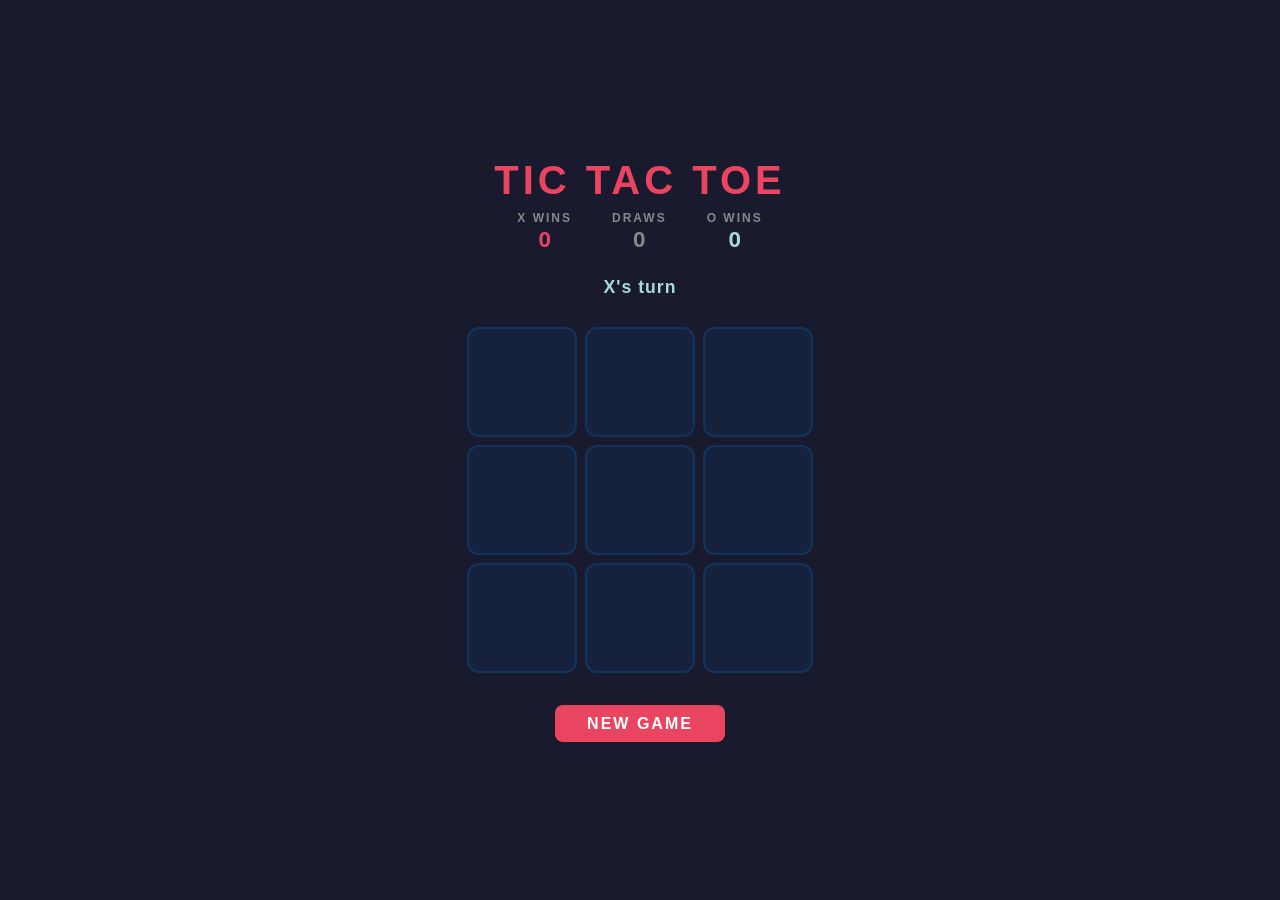
<file: index.html>
<!DOCTYPE html>
<html lang="en">
<head>
  <meta charset="UTF-8">
  <meta name="viewport" content="width=device-width, initial-scale=1.0">
  <title>Tic Tac Toe</title>
  <style>
    * { box-sizing: border-box; margin: 0; padding: 0; }

    body {
      min-height: 100vh;
      display: flex;
      flex-direction: column;
      align-items: center;
      justify-content: center;
      background: #1a1a2e;
      font-family: 'Segoe UI', sans-serif;
      color: #eee;
    }

    h1 {
      font-size: 2.5rem;
      margin-bottom: 0.5rem;
      letter-spacing: 4px;
      text-transform: uppercase;
      color: #e94560;
    }

    #status {
      font-size: 1.1rem;
      margin-bottom: 1.5rem;
      height: 1.5em;
      color: #a8dadc;
      font-weight: 600;
      letter-spacing: 1px;
    }

    #board {
      display: grid;
      grid-template-columns: repeat(3, 110px);
      grid-template-rows: repeat(3, 110px);
      gap: 8px;
    }

    .cell {
      background: #16213e;
      border-radius: 12px;
      display: flex;
      align-items: center;
      justify-content: center;
      font-size: 3rem;
      font-weight: bold;
      cursor: pointer;
      transition: background 0.15s, transform 0.1s;
      user-select: none;
      border: 2px solid #0f3460;
    }

    .cell:hover:not(.taken) {
      background: #0f3460;
      transform: scale(1.04);
    }

    .cell.x { color: #e94560; }
    .cell.o { color: #a8dadc; }

    .cell.winning {
      background: #0f3460;
      border-color: #e94560;
      animation: pulse 0.5s ease-in-out infinite alternate;
    }

    @keyframes pulse {
      from { box-shadow: 0 0 8px #e94560; }
      to   { box-shadow: 0 0 20px #e94560; }
    }

    #reset {
      margin-top: 2rem;
      padding: 0.6rem 2rem;
      font-size: 1rem;
      font-weight: 600;
      letter-spacing: 2px;
      text-transform: uppercase;
      background: #e94560;
      color: #fff;
      border: none;
      border-radius: 8px;
      cursor: pointer;
      transition: background 0.15s, transform 0.1s;
    }

    #reset:hover { background: #c73652; transform: scale(1.05); }

    #scores {
      display: flex;
      gap: 2.5rem;
      margin-bottom: 1.5rem;
      font-size: 1rem;
      font-weight: 600;
    }

    .score-box {
      display: flex;
      flex-direction: column;
      align-items: center;
      gap: 2px;
    }

    .score-label { font-size: 0.75rem; letter-spacing: 2px; color: #888; text-transform: uppercase; }
    .score-x { color: #e94560; font-size: 1.4rem; }
    .score-o { color: #a8dadc; font-size: 1.4rem; }
    .score-d { color: #888; font-size: 1.4rem; }
  </style>
</head>
<body>
  <h1>Tic Tac Toe</h1>

  <div id="scores">
    <div class="score-box">
      <span class="score-label">X wins</span>
      <span class="score-x" id="score-x">0</span>
    </div>
    <div class="score-box">
      <span class="score-label">Draws</span>
      <span class="score-d" id="score-d">0</span>
    </div>
    <div class="score-box">
      <span class="score-label">O wins</span>
      <span class="score-o" id="score-o">0</span>
    </div>
  </div>

  <div id="status">X's turn</div>

  <div id="board">
    <div class="cell" data-i="0"></div>
    <div class="cell" data-i="1"></div>
    <div class="cell" data-i="2"></div>
    <div class="cell" data-i="3"></div>
    <div class="cell" data-i="4"></div>
    <div class="cell" data-i="5"></div>
    <div class="cell" data-i="6"></div>
    <div class="cell" data-i="7"></div>
    <div class="cell" data-i="8"></div>
  </div>

  <button id="reset">New Game</button>

  <script>
    const WINS = [
      [0,1,2],[3,4,5],[6,7,8],
      [0,3,6],[1,4,7],[2,5,8],
      [0,4,8],[2,4,6]
    ];

    let board, current, over;
    const scores = { X: 0, O: 0, D: 0 };

    const cells = document.querySelectorAll('.cell');
    const status = document.getElementById('status');
    const scoreX = document.getElementById('score-x');
    const scoreO = document.getElementById('score-o');
    const scoreD = document.getElementById('score-d');

    function init() {
      board = Array(9).fill(null);
      current = 'X';
      over = false;
      cells.forEach(c => {
        c.textContent = '';
        c.className = 'cell';
      });
      status.textContent = "X's turn";
    }

    function checkWinner() {
      for (const [a, b, c] of WINS) {
        if (board[a] && board[a] === board[b] && board[a] === board[c]) {
          return { winner: board[a], line: [a, b, c] };
        }
      }
      if (board.every(Boolean)) return { winner: null, line: [] };
      return null;
    }

    cells.forEach(cell => {
      cell.addEventListener('click', () => {
        const i = +cell.dataset.i;
        if (over || board[i]) return;

        board[i] = current;
        cell.textContent = current;
        cell.classList.add(current.toLowerCase(), 'taken');

        const result = checkWinner();
        if (result) {
          over = true;
          if (result.winner) {
            result.line.forEach(idx => cells[idx].classList.add('winning'));
            status.textContent = `${result.winner} wins!`;
            scores[result.winner]++;
          } else {
            status.textContent = "It's a draw!";
            scores.D++;
          }
          scoreX.textContent = scores.X;
          scoreO.textContent = scores.O;
          scoreD.textContent = scores.D;
        } else {
          current = current === 'X' ? 'O' : 'X';
          status.textContent = `${current}'s turn`;
        }
      });
    });

    document.getElementById('reset').addEventListener('click', init);

    init();
  </script>
</body>
</html>
</file>
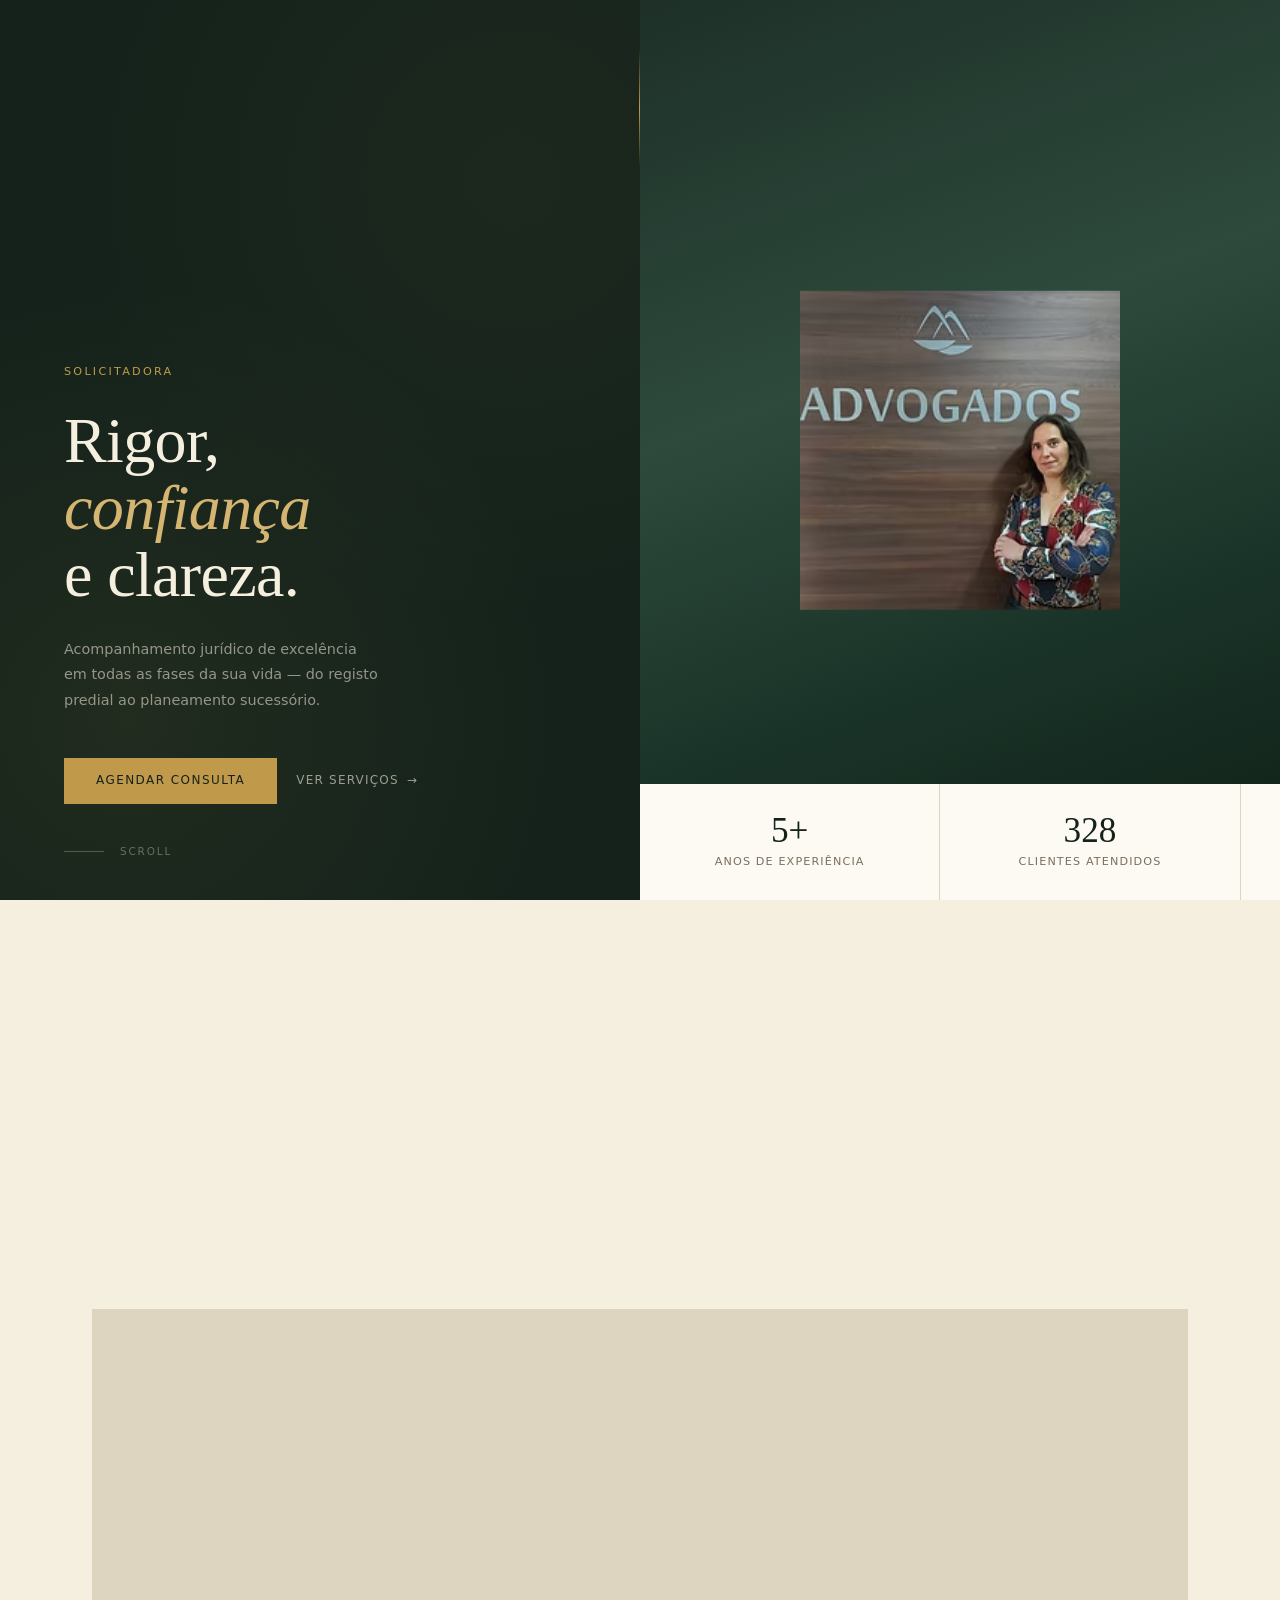
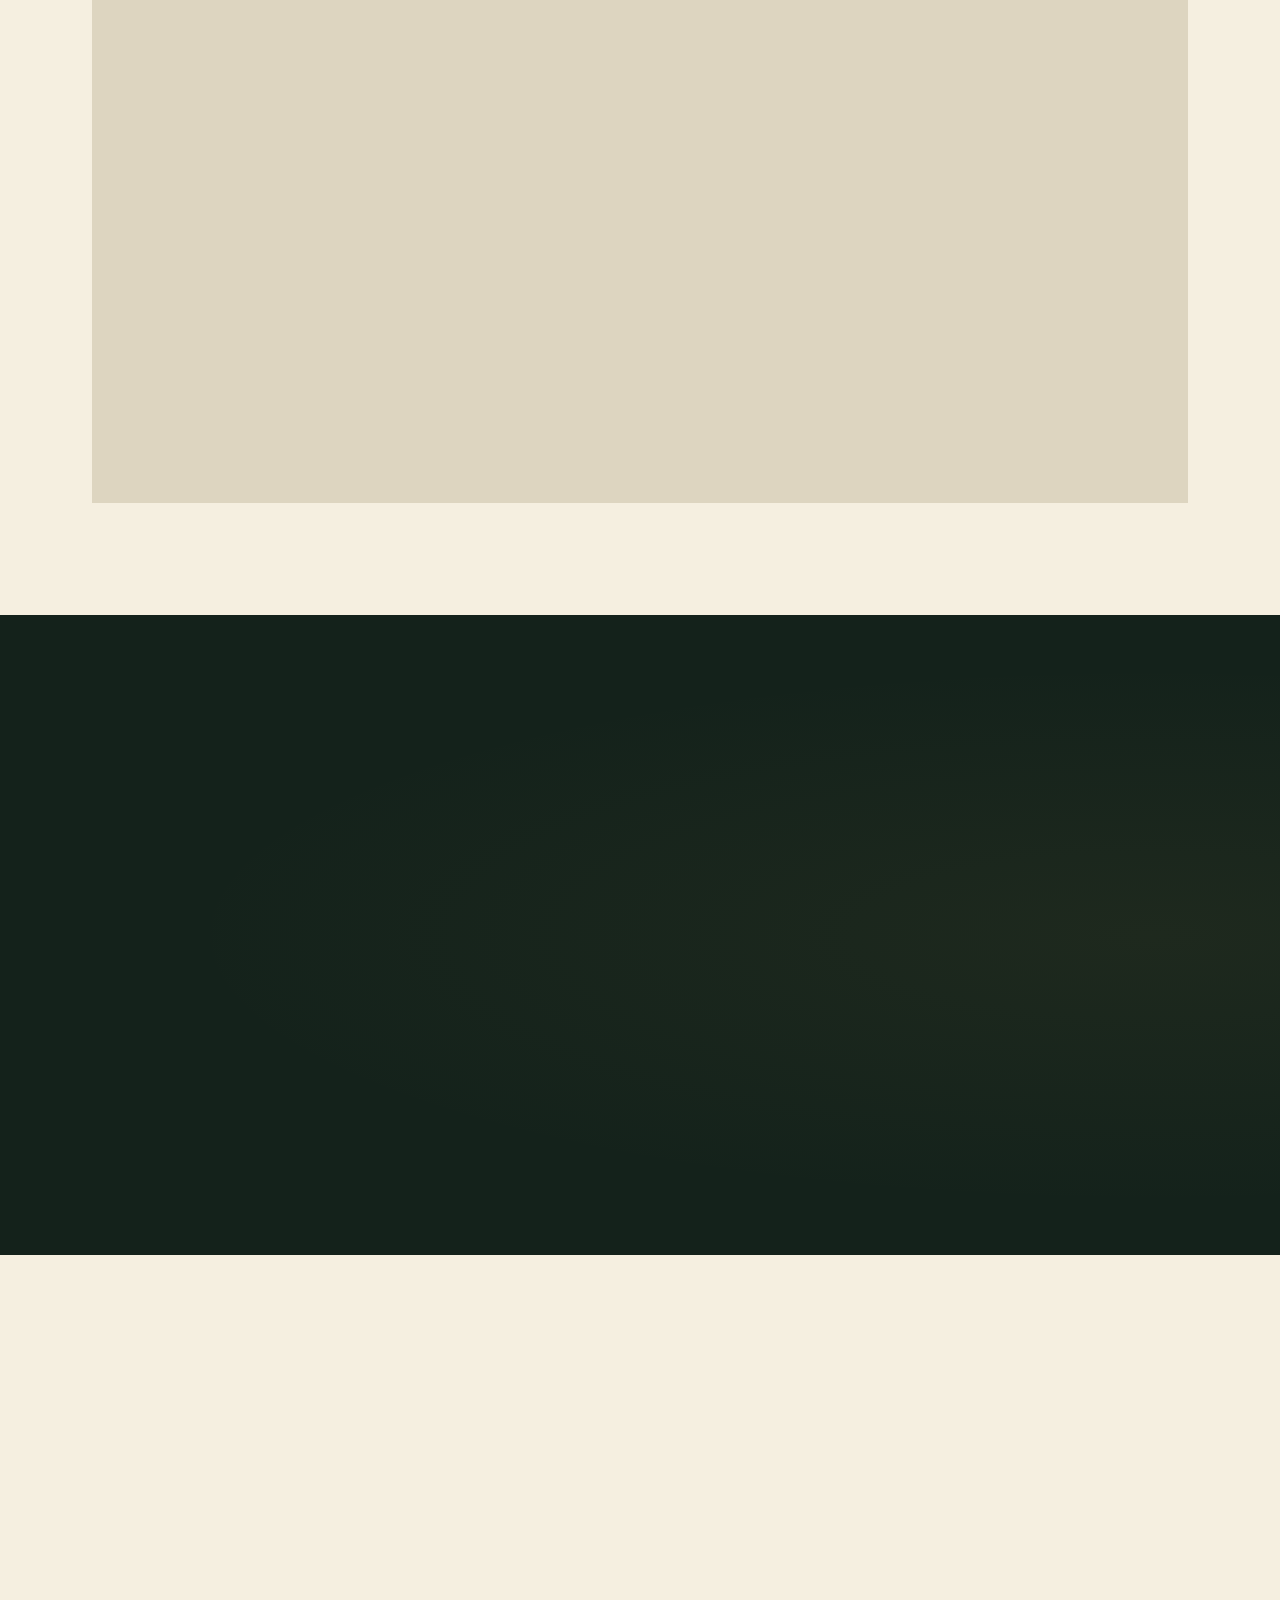
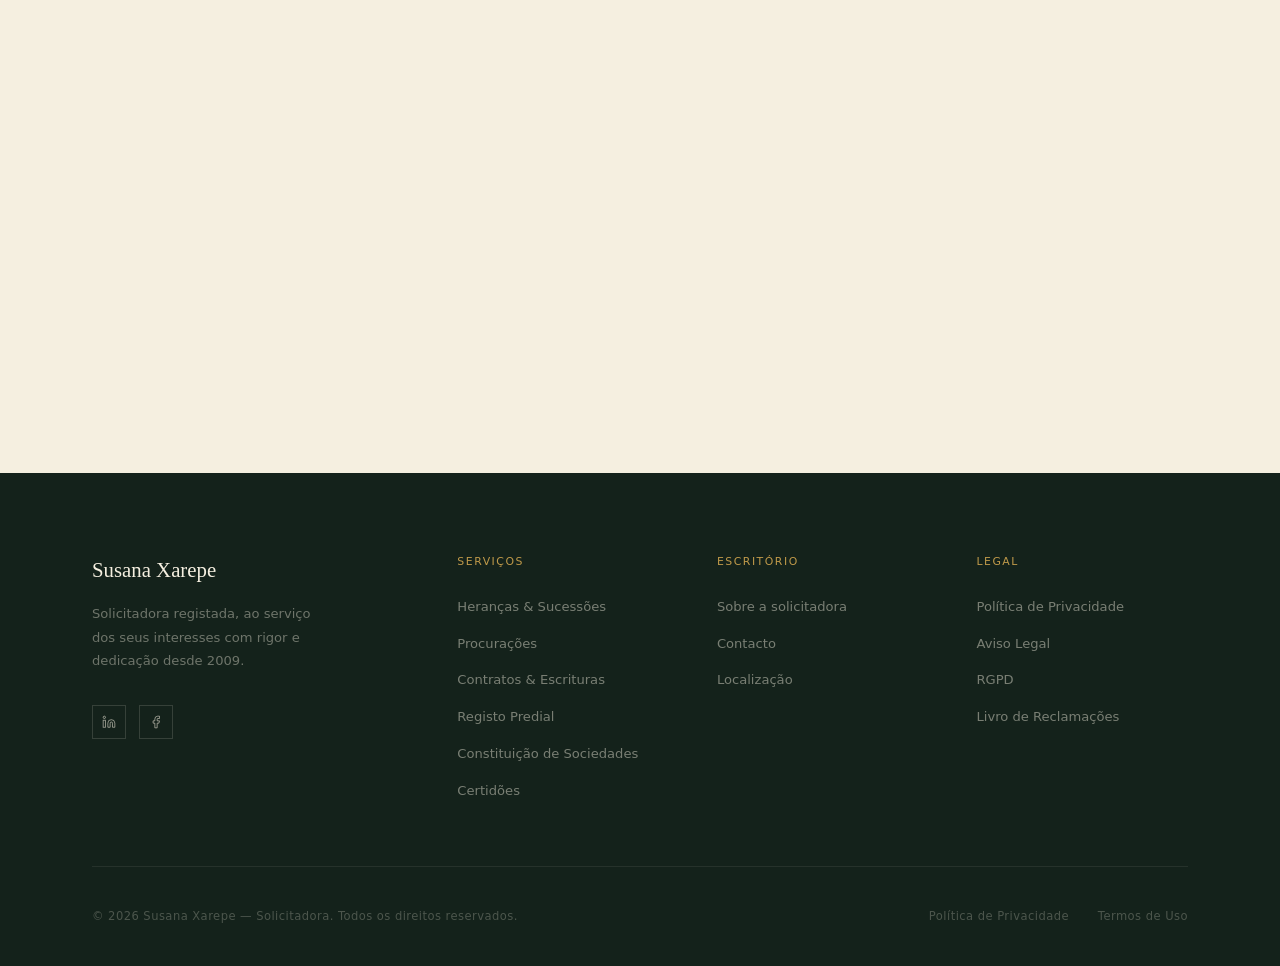
<file: Susana/index.html>
<!DOCTYPE html>
<html lang="pt">
<head>
  <meta charset="UTF-8" />
  <meta name="viewport" content="width=device-width, initial-scale=1.0" />
  <meta http-equiv="Content-Security-Policy" content="default-src 'self'; script-src 'self'; style-src 'self' https://fonts.googleapis.com; font-src https://fonts.gstatic.com; img-src 'self' data: blob:; connect-src 'self' https://formspree.io; form-action 'self' https://formspree.io; frame-ancestors 'none'; upgrade-insecure-requests;" />
  <title>Susana Xarepe — Solicitadora</title>
  <meta name="description" content="Serviços de solicitadoria. Heranças, procurações, contratos, registo predial e muito mais." />

  <!-- Open Graph -->
  <meta property="og:title" content="Susana Xarepe — Solicitadora" />
  <meta property="og:description" content="Acompanhamento jurídico de excelência na margem sul." />
  <meta property="og:type" content="website" />
  <!-- <meta property="og:image" content="assets/og-image.jpg" /> -->
  <!-- <meta property="og:url" content="https://susana.xarepe.solicitadora.pt" /> -->

  <!-- Fonts -->
  <link rel="preconnect" href="https://fonts.googleapis.com" />
  <link rel="preconnect" href="https://fonts.gstatic.com" crossorigin />
  <link href="https://fonts.googleapis.com/css2?family=Cormorant+Garamond:ital,wght@0,300;0,400;0,500;0,600;1,300;1,400;1,500&family=DM+Sans:wght@300;400;500&display=swap" rel="stylesheet" />

  <!-- Styles -->
  <link rel="stylesheet" href="style.css" />
</head>
<body>

  <!-- ─── NAVIGATION ─── -->
  <nav id="navbar">
    <a href="#inicio" class="nav-logo">Susana Xarepe</a>
    <ul class="nav-links">
      <li><a href="#inicio">Início</a></li>
      <li><a href="#servicos">Serviços</a></li>
      <li><a href="#sobre">Sobre</a></li>
      <li><a href="#contacto">Contacto</a></li>
    </ul>
    <a href="#contacto" class="nav-cta">Pedir Consulta</a>
    <button class="nav-burger" id="burgerBtn" aria-label="Abrir menu">
      <span></span><span></span><span></span>
    </button>
  </nav>

  <!-- Mobile Nav -->
  <div class="nav-mobile" id="mobileNav" role="dialog" aria-label="Menu de navegação">
    <a href="#inicio">Início</a>
    <a href="#servicos">Serviços</a>
    <a href="#sobre">Sobre</a>
    <a href="#contacto">Contacto</a>
  </div>

  <!-- ─── HERO ─── -->
  <section id="inicio" aria-label="Secção principal">
    <div class="hero-left">
      <p class="hero-eyebrow">Solicitadora</p>
      <h1 class="hero-title">
        Rigor,<br />
        <em>confiança</em><br />
        e clareza.
      </h1>
      <p class="hero-sub">
        Acompanhamento jurídico de excelência em todas as fases da sua vida — do registo predial ao planeamento sucessório.
      </p>
      <div class="hero-actions">
        <a href="#contacto" class="btn-primary">Agendar consulta</a>
        <a href="#servicos" class="btn-ghost">Ver serviços</a>
      </div>
      <div class="hero-scroll" aria-hidden="true">
        <div class="scroll-line"></div>
        Scroll
      </div>
    </div>

    <!-- Substituir pelo caminho real da fotografia -->
    <div class="hero-right" aria-hidden="true">
      <div class="hero-img-placeholder">
        <div class="hero-img-placeholder-inner">
          <svg viewBox="0 0 64 64" fill="none" stroke="currentColor" stroke-width="1.5" aria-hidden="true">
            <rect x="12" y="8" width="40" height="48" rx="1"/>
            <line x1="20" y1="20" x2="44" y2="20"/>
            <line x1="20" y1="28" x2="44" y2="28"/>
            <line x1="20" y1="36" x2="36" y2="36"/>
          </svg>
          <p>Fotografia da Solicitadora</p>
        </div>
      </div>
      <img src="assets/foto-susana-xarepe.avif" alt="Susana Xarepe, Solicitadora" class="hero-right-img" />
    </div>

    <!-- Barra de estatísticas -->
    <div class="hero-stats" aria-label="Estatísticas">
      <div class="stat-item">
        <div class="stat-number">17</div>
        <div class="stat-label">Anos de experiência</div>
      </div>
      <div class="stat-item">
        <div class="stat-number">1200+</div>
        <div class="stat-label">Clientes atendidos</div>
      </div>
      <div class="stat-item">
        <div class="stat-number">98%</div>
        <div class="stat-label">Satisfação</div>
      </div>
    </div>
  </section>

  <!-- ─── SERVICES ─── -->
  <section id="servicos" aria-labelledby="servicos-title">
    <div class="container">
      <div class="services-header">
        <div class="reveal">
          <div class="section-label">Áreas de prática</div>
          <h2 class="services-title" id="servicos-title">
            Serviços que<br /><em>simplificam</em><br />a sua vida
          </h2>
        </div>
        <p class="services-desc reveal">
          Cada processo tem as suas particularidades. Trabalhamos consigo para encontrar as soluções mais adequadas, com transparência e profissionalismo em cada etapa.
        </p>
      </div>

      <div class="services-grid">

        <div class="service-card reveal">
          <span class="service-number">01</span>
          <svg class="service-icon" viewBox="0 0 44 44" fill="none" stroke="currentColor" stroke-width="1.4" aria-hidden="true">
            <path d="M22 4L4 14v6c0 11.05 7.7 21.38 18 23.96C32.3 41.38 40 31.05 40 20v-6L22 4z"/>
          </svg>
          <h3 class="service-name">Heranças &amp; Sucessões</h3>
          <p class="service-text">Partilhas e habilitações de herdeiros, testamentos, inventários judiciais e extrajudiciais. Acompanhamento em todas as fases do processo sucessório.</p>
          <span class="service-arrow" aria-hidden="true">Saber mais</span>
        </div>

        <div class="service-card reveal">
          <span class="service-number">02</span>
          <svg class="service-icon" viewBox="0 0 44 44" fill="none" stroke="currentColor" stroke-width="1.4" aria-hidden="true">
            <path d="M28 6H10a2 2 0 00-2 2v28a2 2 0 002 2h24a2 2 0 002-2V14L28 6z"/>
            <path d="M28 6v8h8"/>
            <line x1="16" y1="22" x2="28" y2="22"/>
            <line x1="16" y1="28" x2="28" y2="28"/>
          </svg>
          <h3 class="service-name">Procurações</h3>
          <p class="service-text">Elaboração e reconhecimento de procurações para representação legal em negócios jurídicos, tratos administrativos e atos notariais.</p>
          <span class="service-arrow" aria-hidden="true">Saber mais</span>
        </div>

        <div class="service-card reveal">
          <span class="service-number">03</span>
          <svg class="service-icon" viewBox="0 0 44 44" fill="none" stroke="currentColor" stroke-width="1.4" aria-hidden="true">
            <rect x="6" y="10" width="32" height="26" rx="1"/>
            <path d="M14 10V6a2 2 0 012-2h12a2 2 0 012 2v4"/>
            <line x1="15" y1="20" x2="29" y2="20"/>
            <line x1="15" y1="27" x2="22" y2="27"/>
          </svg>
          <h3 class="service-name">Contratos &amp; Escrituras</h3>
          <p class="service-text">Redação e revisão de contratos de compra e venda, arrendamento, CPCV, escrituras públicas e outros documentos com valor legal.</p>
          <span class="service-arrow" aria-hidden="true">Saber mais</span>
        </div>

        <div class="service-card reveal">
          <span class="service-number">04</span>
          <svg class="service-icon" viewBox="0 0 44 44" fill="none" stroke="currentColor" stroke-width="1.4" aria-hidden="true">
            <path d="M22 4l-2 6H8l9.5 6.9-3.6 11.1L22 21l8.1 7-3.6-11.1L36 10H26L22 4z"/>
          </svg>
          <h3 class="service-name">Registo Predial</h3>
          <p class="service-text">Inscrições e averbamentos na Conservatória do Registo Predial. Regularização de situações omissas e apoio na compra de imóveis.</p>
          <span class="service-arrow" aria-hidden="true">Saber mais</span>
        </div>

        <div class="service-card reveal">
          <span class="service-number">05</span>
          <svg class="service-icon" viewBox="0 0 44 44" fill="none" stroke="currentColor" stroke-width="1.4" aria-hidden="true">
            <circle cx="22" cy="16" r="8"/>
            <path d="M6 38c0-8.84 7.16-16 16-16s16 7.16 16 16"/>
          </svg>
          <h3 class="service-name">Constituição de Sociedades</h3>
          <p class="service-text">Criação e registo de empresas, alterações de pacto social, registos comerciais, nomeação e cessação de órgãos sociais.</p>
          <span class="service-arrow" aria-hidden="true">Saber mais</span>
        </div>

        <div class="service-card reveal">
          <span class="service-number">06</span>
          <svg class="service-icon" viewBox="0 0 44 44" fill="none" stroke="currentColor" stroke-width="1.4" aria-hidden="true">
            <path d="M12 6h20a2 2 0 012 2v28a2 2 0 01-2 2H12a2 2 0 01-2-2V8a2 2 0 012-2z"/>
            <line x1="16" y1="16" x2="28" y2="16"/>
            <line x1="16" y1="22" x2="28" y2="22"/>
            <line x1="16" y1="28" x2="22" y2="28"/>
          </svg>
          <h3 class="service-name">Certidões &amp; Documentação</h3>
          <p class="service-text">Obtenção de certidões de nascimento, casamento, óbito e prediais. Apostilas, reconhecimentos de assinatura e autenticação de documentos.</p>
          <span class="service-arrow" aria-hidden="true">Saber mais</span>
        </div>

      </div>
    </div>
  </section>

  <!-- ─── ABOUT ─── -->
  <section id="sobre" aria-labelledby="sobre-title">
    <div class="container">
      <div class="about-grid reveal">
        <div class="about-intro">
          <div class="section-label">Sobre a solicitadora</div>
          <h2 class="about-heading" id="sobre-title">
            Um percurso<br />
            construído com<br />
            <em>dedicação</em>
          </h2>
        </div>
        <div class="about-body">
          <p class="about-text">
            Com mais de 17 anos de experiência em solicitadoria, acompanho clientes particulares e empresas em processos jurídicos e administrativos com rigor, clareza e total transparência.
          </p>
          <p class="about-text">
            A minha abordagem baseia-se na confiança e na escuta ativa — porque cada caso é único e merece atenção personalizada. Estou no Pinhal Novo, mas atendo clientes em todo o país.
          </p>
          <div class="about-divider" aria-hidden="true"></div>
          <div class="about-credentials">
            <div class="credential-item">
              <div class="credential-dot" aria-hidden="true"></div>
              <p class="credential-text">Licenciada em Solicitadoria pelo ISCAD - Instituto Superior Ciências da Administração</p>
            </div>
            <div class="credential-item">
              <div class="credential-dot" aria-hidden="true"></div>
              <p class="credential-text">Membro inscrita na Câmara dos Solicitadores (Ordem dos Solicitadores e dos Agentes de Execução)</p>
            </div>
          </div>
          <a href="#contacto" class="about-cta">Falar comigo</a>
        </div>
      </div>
    </div>
  </section>

  <!-- ─── CONTACT ─── -->
  <section id="contacto" aria-labelledby="contacto-title">
    <div class="container">
      <div class="contact-grid">

        <div class="contact-info reveal-left">
          <div class="section-label">Contacto</div>
          <h2 class="contact-heading" id="contacto-title">
            Estamos<br />
            aqui para<br />
            <em>ajudar</em>
          </h2>
          <p class="contact-desc">
            Preencha o formulário ou entre em contacto diretamente. Respondemos em menos de 24 horas.
          </p>
          <div class="contact-details">
            <div class="contact-detail">
              <div class="contact-detail-icon" aria-hidden="true">
                <svg viewBox="0 0 24 24" fill="none" stroke="currentColor" stroke-width="1.5">
                  <path d="M21 10c0 7-9 13-9 13S3 17 3 10a9 9 0 0118 0z"/>
                  <circle cx="12" cy="10" r="3"/>
                </svg>
              </div>
              <div>
                <div class="contact-detail-label">Morada</div>
                <a href="https://www.google.com/maps?q=38.62929550866868,-8.917261688134706" target="_blank" rel="noopener noreferrer" class="contact-detail-value">
                  <address>R. do Ponte 45 loja<br />2955-190 Pinhal Novo</address>
                </a>
              </div>
            </div>
            <div class="contact-detail">
              <div class="contact-detail-icon" aria-hidden="true">
                <svg viewBox="0 0 24 24" fill="none" stroke="currentColor" stroke-width="1.5">
                  <path d="M22 16.92v3a2 2 0 01-2.18 2 19.79 19.79 0 01-8.63-3.07A19.5 19.5 0 013.07 9.8 19.79 19.79 0 01.93 1.18C.94.5 1.5-.03 2.18 0h3a2 2 0 012 1.72c.127.96.361 1.903.7 2.81a2 2 0 01-.45 2.11L6.91 7.91a16 16 0 006.18 6.18l1.27-1.27a2 2 0 012.11-.45c.907.339 1.85.573 2.81.7A2 2 0 0122 16.92z"/>
                </svg>
              </div>
              <div>
                <div class="contact-detail-label">Telefone</div>
                <a href="tel:+351963715372" class="contact-detail-value">+351 963 715 372</a>
              </div>
            </div>
            <div class="contact-detail">
              <div class="contact-detail-icon" aria-hidden="true">
                <svg viewBox="0 0 24 24" fill="none" stroke="currentColor" stroke-width="1.5">
                  <path d="M4 4h16c1.1 0 2 .9 2 2v12c0 1.1-.9 2-2 2H4c-1.1 0-2-.9-2-2V6c0-1.1.9-2 2-2z"/>
                  <polyline points="22,6 12,13 2,6"/>
                </svg>
              </div>
              <div>
                <div class="contact-detail-label">Email</div>
                <a href="mailto:susana.xarepe@gmail.com" class="contact-detail-value">susana.xarepe@gmail.com</a>
              </div>
            </div>
            <div class="contact-detail">
              <div class="contact-detail-icon" aria-hidden="true">
                <svg viewBox="0 0 24 24" fill="none" stroke="currentColor" stroke-width="1.5">
                  <circle cx="12" cy="12" r="10"/>
                  <polyline points="12,6 12,12 16,14"/>
                </svg>
              </div>
              <div>
                <div class="contact-detail-label">Horário</div>
                <div class="contact-detail-value">Segunda a Sexta, 10h–17h</div>
              </div>
            </div>
          </div>
        </div>

        <!-- Formulário -->
        <div class="contact-form reveal-right">
          <form id="contactForm" novalidate>
            <div class="form-grid">
              <div class="form-group">
                <label class="form-label" for="nome">Nome *</label>
                <input class="form-input" id="nome" name="nome" type="text" placeholder="O seu nome" required autocomplete="name" />
              </div>
              <div class="form-group">
                <label class="form-label" for="email">Email *</label>
                <input class="form-input" id="email" name="email" type="email" placeholder="email@exemplo.com" required autocomplete="email" />
              </div>
              <div class="form-group">
                <label class="form-label" for="telefone">Telefone</label>
                <input class="form-input" id="telefone" name="telefone" type="tel" placeholder="+351 900 000 000" autocomplete="tel" />
              </div>
              <div class="form-group">
                <label class="form-label" for="servico">Serviço</label>
                <select class="form-select" id="servico" name="servico">
                  <option value="" disabled selected>Selecione...</option>
                  <option value="herancas">Heranças &amp; Sucessões</option>
                  <option value="procuracoes">Procurações</option>
                  <option value="contratos">Contratos &amp; Escrituras</option>
                  <option value="registo">Registo Predial</option>
                  <option value="sociedades">Constituição de Sociedades</option>
                  <option value="certidoes">Certidões &amp; Documentação</option>
                  <option value="outro">Outro</option>
                </select>
              </div>
              <div class="form-group form-full">
                <label class="form-label" for="mensagem">Mensagem *</label>
                <textarea class="form-textarea" id="mensagem" name="mensagem" placeholder="Descreva brevemente o que precisa..." required></textarea>
              </div>
            </div>
            <!-- Honeypot anti-spam: campo invisível — bots preenchem, humanos não -->
            <input type="text" name="_gotcha" tabindex="-1" autocomplete="off" aria-hidden="true" class="form-honeypot" />
            <button type="submit" class="form-submit">Enviar mensagem</button>
            <p class="form-note">Os seus dados são tratados com total confidencialidade, em conformidade com o RGPD. <a href="privacy-policy.html" target="_blank" rel="noopener noreferrer">Política de Privacidade</a>.</p>
          </form>
          <div class="form-success" id="formSuccess" role="alert">
            <div class="form-success-icon" aria-hidden="true">
              <svg viewBox="0 0 24 24" fill="none" stroke="currentColor" stroke-width="1.5" width="22" height="22">
                <polyline points="20,6 9,17 4,12"/>
              </svg>
            </div>
            <h3>Mensagem enviada!</h3>
            <p>Entraremos em contacto brevemente. Obrigada pela sua confiança.</p>
          </div>
        </div>

      </div>
    </div>
  </section>

  <!-- ─── FOOTER ─── -->
  <footer>
    <div class="container">
      <div class="footer-top">
        <div>
          <div class="footer-brand-name">Susana Xarepe</div>
          <p class="footer-brand-desc">Solicitadora registada, ao serviço dos seus interesses com rigor e dedicação desde 2009.</p>
          <div class="footer-social">
            <a href="https://www.linkedin.com/in/susanaxarepe/" target="_blank" rel="noopener noreferrer" aria-label="LinkedIn">
              <svg viewBox="0 0 24 24" fill="none" stroke="currentColor" stroke-width="1.5" aria-hidden="true">
                <path d="M16 8a6 6 0 016 6v7h-4v-7a2 2 0 00-2-2 2 2 0 00-2 2v7h-4v-7a6 6 0 016-6z"/>
                <rect x="2" y="9" width="4" height="12"/>
                <circle cx="4" cy="4" r="2"/>
              </svg>
            </a>
            <a href="#" aria-label="Facebook">
              <svg viewBox="0 0 24 24" fill="none" stroke="currentColor" stroke-width="1.5" aria-hidden="true">
                <path d="M18 2h-3a5 5 0 00-5 5v3H7v4h3v8h4v-8h3l1-4h-4V7a1 1 0 011-1h3z"/>
              </svg>
            </a>
          </div>
        </div>
        <div class="footer-col">
          <div class="footer-col-title">Serviços</div>
          <ul>
            <li><a href="#servicos">Heranças &amp; Sucessões</a></li>
            <li><a href="#servicos">Procurações</a></li>
            <li><a href="#servicos">Contratos &amp; Escrituras</a></li>
            <li><a href="#servicos">Registo Predial</a></li>
            <li><a href="#servicos">Constituição de Sociedades</a></li>
            <li><a href="#servicos">Certidões</a></li>
          </ul>
        </div>
        <div class="footer-col">
          <div class="footer-col-title">Escritório</div>
          <ul>
            <li><a href="#sobre">Sobre a solicitadora</a></li>
            <li><a href="#contacto">Contacto</a></li>
            <li><a href="https://www.google.com/maps?q=38.62929550866868,-8.917261688134706" target="_blank" rel="noopener noreferrer">Localização</a></li>
          </ul>
        </div>
        <div class="footer-col">
          <div class="footer-col-title">Legal</div>
          <ul>
            <li><a href="privacy-policy.html">Política de Privacidade</a></li>
            <li><a href="privacy-policy.html#aviso-legal">Aviso Legal</a></li>
            <li><a href="privacy-policy.html#rgpd">RGPD</a></li>
            <li><a href="https://www.livroreclamacoes.pt/inicio/" target="_blank" rel="noopener noreferrer">Livro de Reclamações</a></li>
          </ul>
        </div>
      </div>
      <div class="footer-bottom">
        <p class="footer-copy">© 2026 Susana Xarepe — Solicitadora. Todos os direitos reservados.</p>
        <div class="footer-legal">
          <a href="privacy-policy.html">Política de Privacidade</a>
          <a href="privacy-policy.html#aviso-legal">Termos de Uso</a>
        </div>
      </div>
    </div>
  </footer>

  <!-- Script -->
  <script src="main.js"></script>
</body>
</html>
</file>
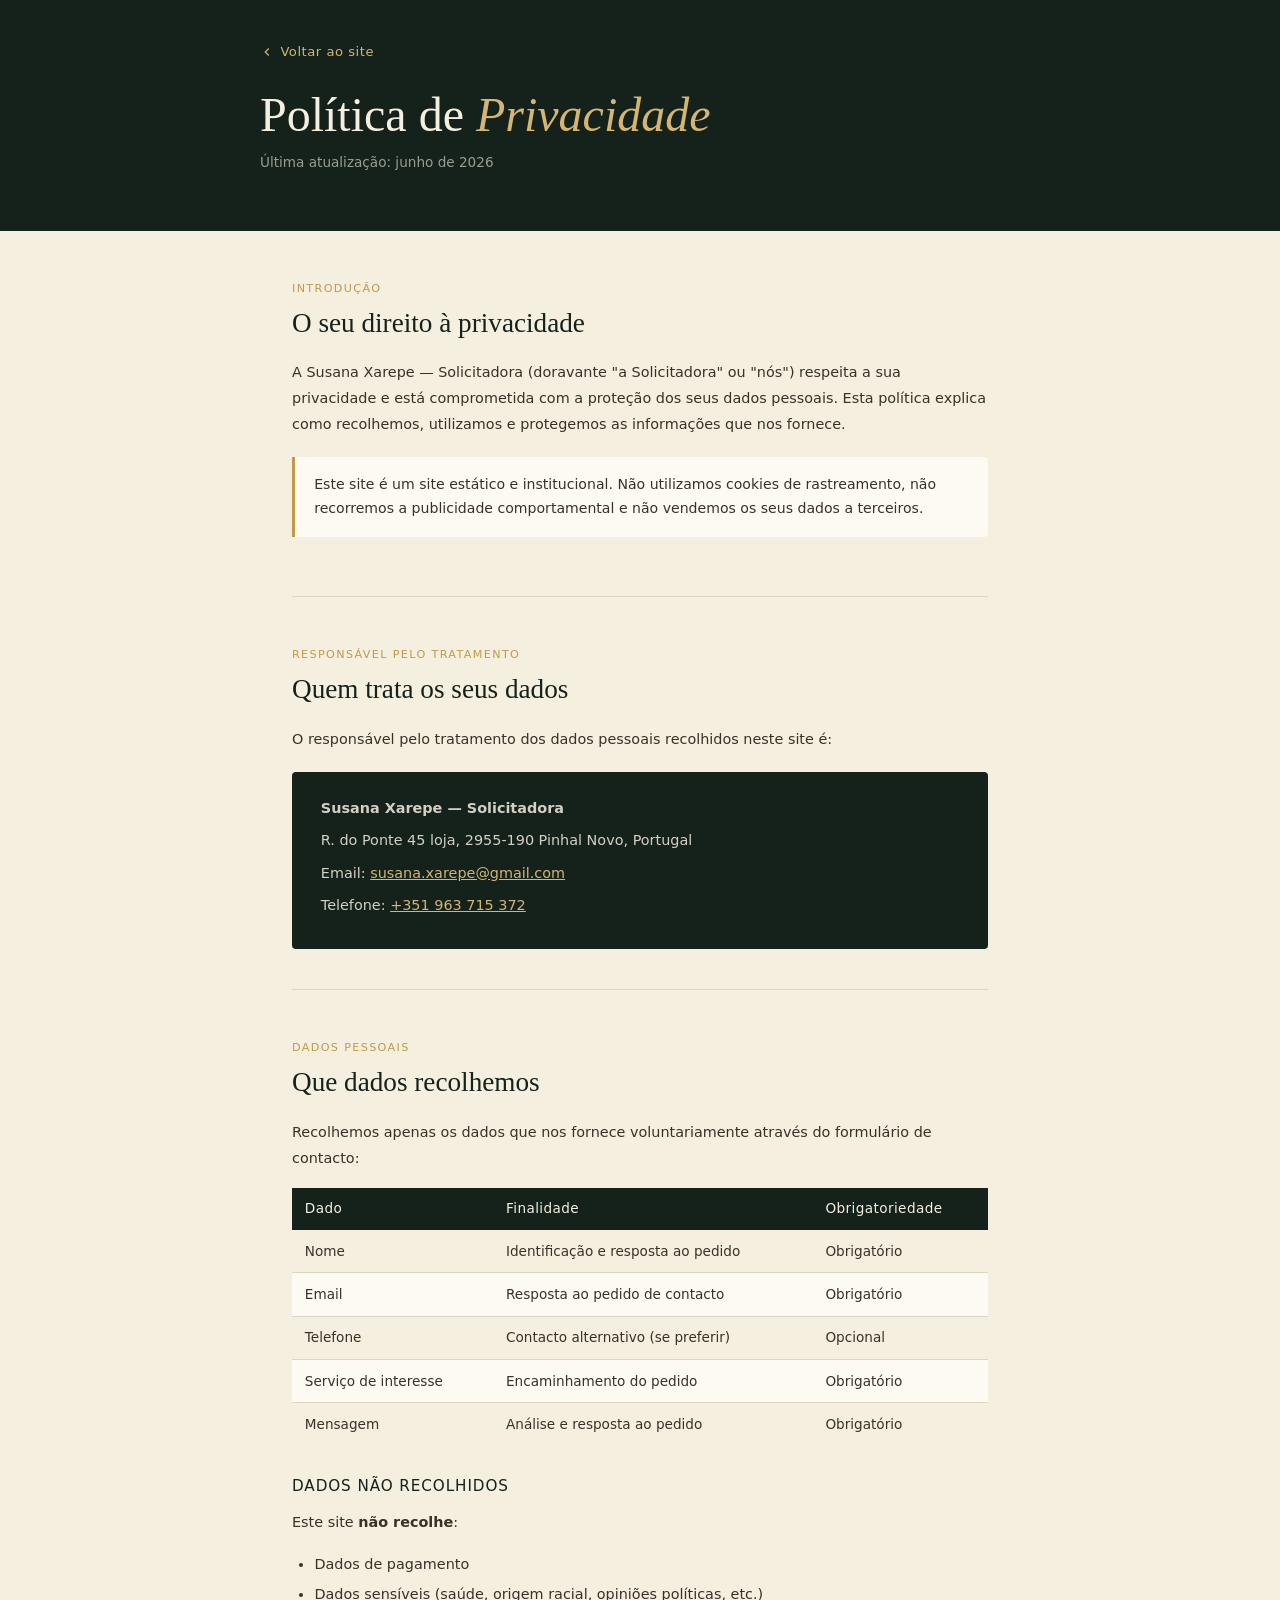
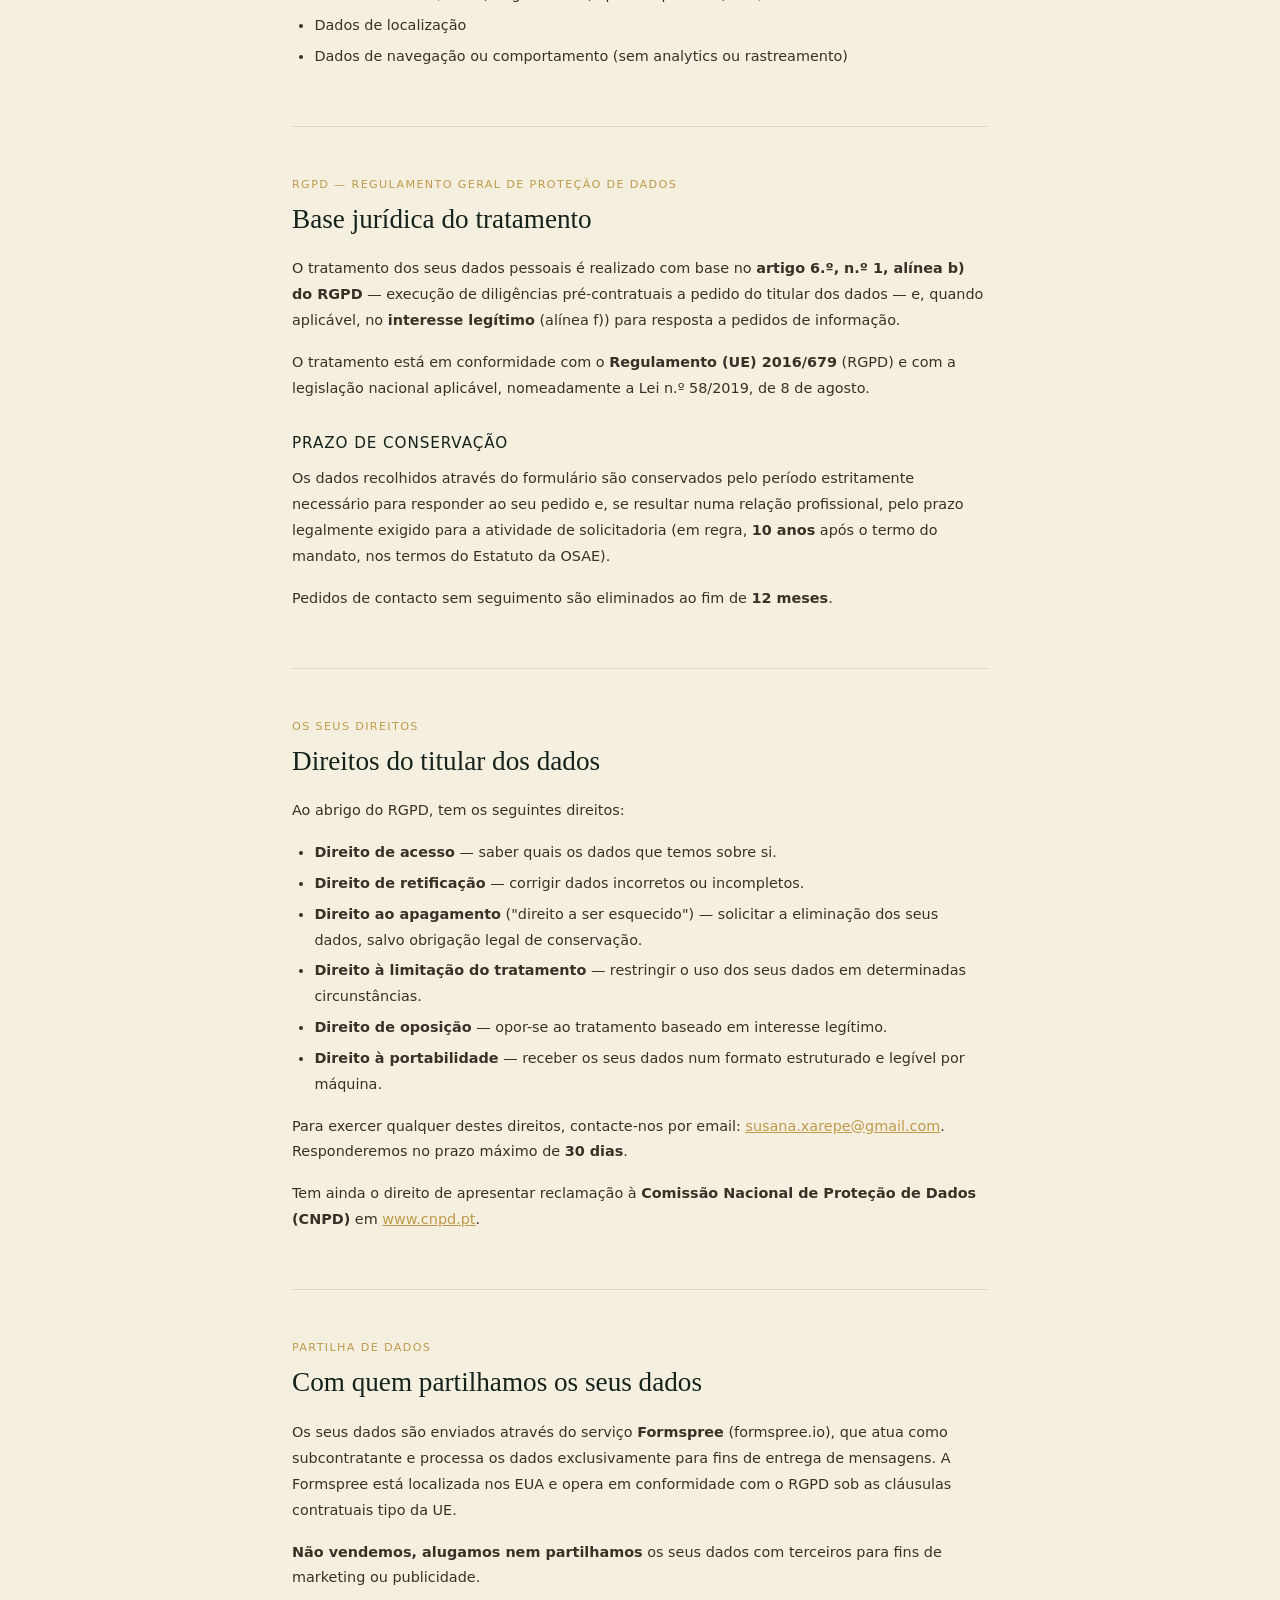
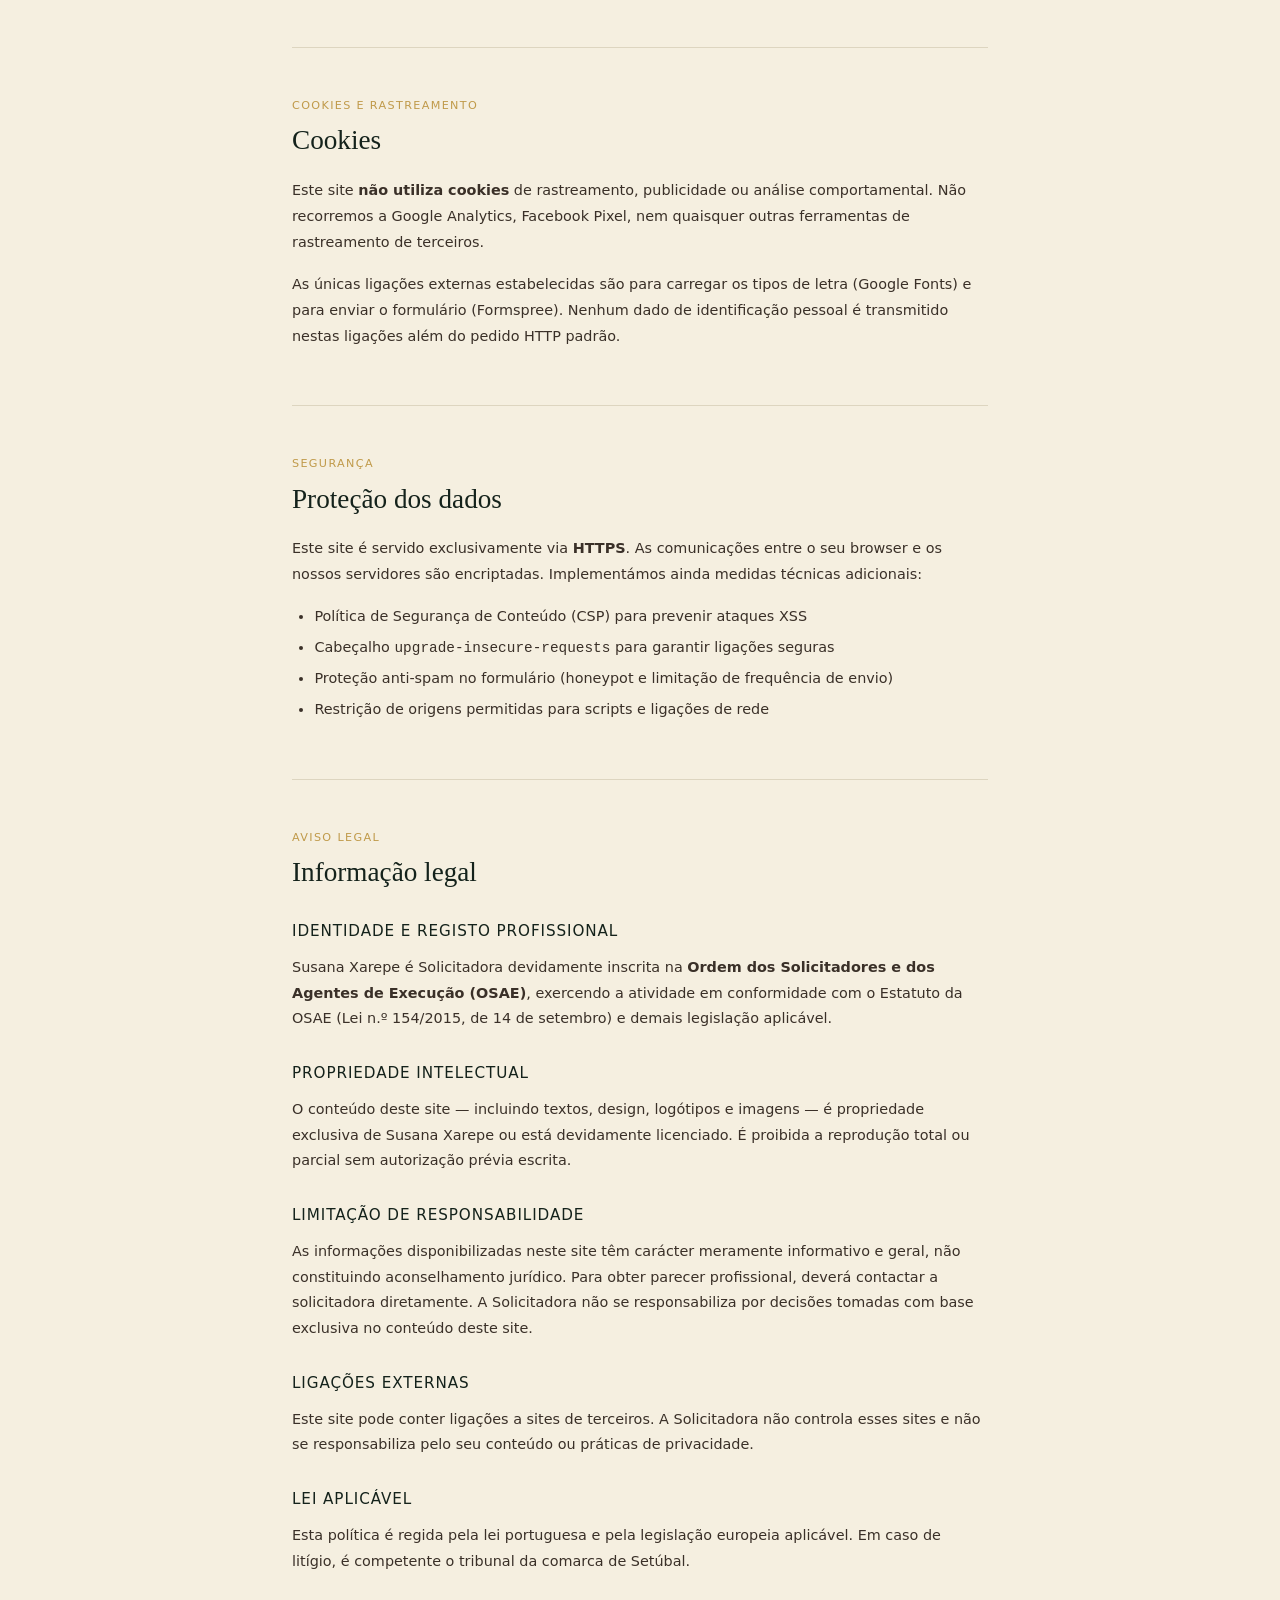
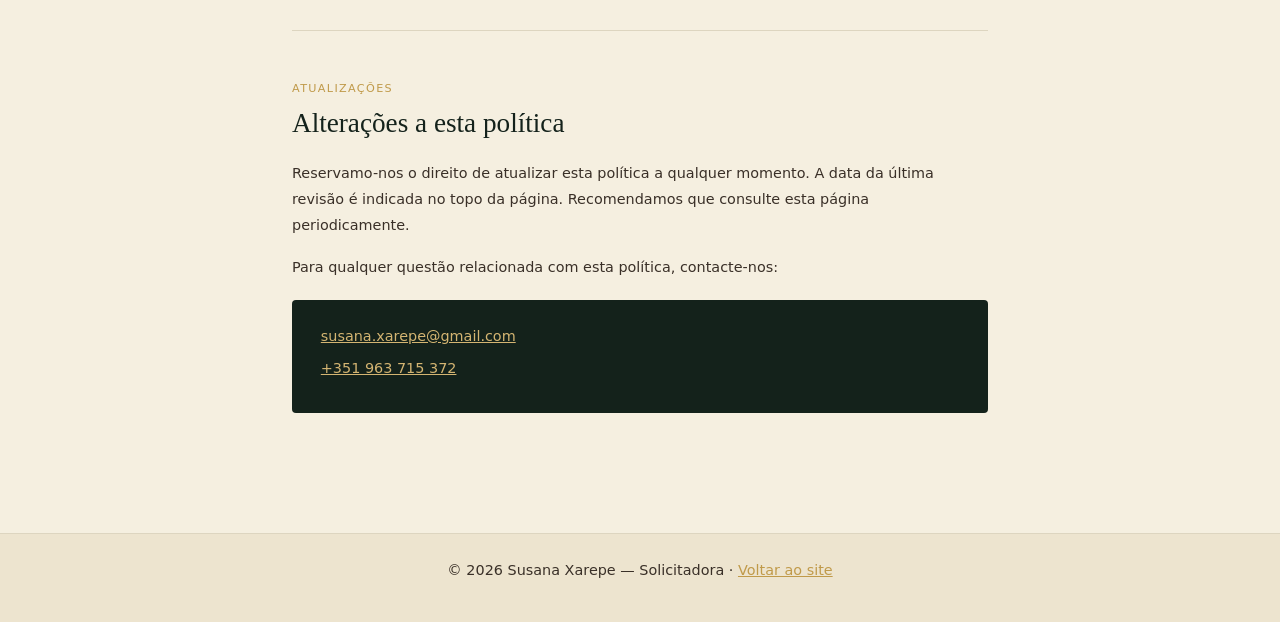
<file: Susana/privacy-policy.html>
<!DOCTYPE html>
<html lang="pt">
<head>
  <meta charset="UTF-8" />
  <meta name="viewport" content="width=device-width, initial-scale=1.0" />
  <meta http-equiv="Content-Security-Policy" content="default-src 'self'; script-src 'none'; style-src 'self' https://fonts.googleapis.com; font-src https://fonts.gstatic.com; img-src 'self'; frame-ancestors 'none'; upgrade-insecure-requests;" />
  <title>Política de Privacidade — Susana Xarepe, Solicitadora</title>
  <meta name="description" content="Política de Privacidade, Aviso Legal e informação sobre o tratamento de dados pessoais de Susana Xarepe, Solicitadora." />
  <meta name="robots" content="noindex, follow" />

  <link rel="preconnect" href="https://fonts.googleapis.com" />
  <link rel="preconnect" href="https://fonts.gstatic.com" crossorigin />
  <link href="https://fonts.googleapis.com/css2?family=Cormorant+Garamond:ital,wght@0,300;0,400;0,500;0,600;1,300;1,400;1,500&family=DM+Sans:wght@300;400;500&display=swap" rel="stylesheet" />
  <link rel="stylesheet" href="privacy-policy.css" />
</head>
<body>

  <header class="pp-header">
    <div class="pp-header-inner">
      <a href="index.html" class="pp-back">
        <svg width="14" height="14" viewBox="0 0 24 24" fill="none" stroke="currentColor" stroke-width="2" aria-hidden="true">
          <polyline points="15,18 9,12 15,6"/>
        </svg>
        Voltar ao site
      </a>
      <h1 class="pp-title">Política de <em>Privacidade</em></h1>
      <p class="pp-subtitle">Última atualização: junho de 2026</p>
    </div>
  </header>

  <main class="pp-content">

    <!-- INTRODUÇÃO -->
    <div class="pp-section">
      <div class="pp-section-label">Introdução</div>
      <h2>O seu direito à privacidade</h2>
      <p>
        A Susana Xarepe — Solicitadora (doravante "a Solicitadora" ou "nós") respeita a sua privacidade e está comprometida com a proteção dos seus dados pessoais. Esta política explica como recolhemos, utilizamos e protegemos as informações que nos fornece.
      </p>
      <div class="pp-highlight">
        Este site é um site estático e institucional. Não utilizamos cookies de rastreamento, não recorremos a publicidade comportamental e não vendemos os seus dados a terceiros.
      </div>
    </div>

    <!-- RESPONSÁVEL -->
    <div class="pp-section">
      <div class="pp-section-label">Responsável pelo Tratamento</div>
      <h2>Quem trata os seus dados</h2>
      <p>O responsável pelo tratamento dos dados pessoais recolhidos neste site é:</p>
      <div class="pp-contact-box">
        <p><strong>Susana Xarepe — Solicitadora</strong></p>
        <p>R. do Ponte 45 loja, 2955-190 Pinhal Novo, Portugal</p>
        <p>Email: <a href="mailto:susana.xarepe@gmail.com">susana.xarepe@gmail.com</a></p>
        <p>Telefone: <a href="tel:+351963715372">+351 963 715 372</a></p>
      </div>
    </div>

    <!-- DADOS RECOLHIDOS -->
    <div class="pp-section">
      <div class="pp-section-label">Dados Pessoais</div>
      <h2>Que dados recolhemos</h2>
      <p>Recolhemos apenas os dados que nos fornece voluntariamente através do formulário de contacto:</p>

      <table class="pp-table">
        <thead>
          <tr><th>Dado</th><th>Finalidade</th><th>Obrigatoriedade</th></tr>
        </thead>
        <tbody>
          <tr><td>Nome</td><td>Identificação e resposta ao pedido</td><td>Obrigatório</td></tr>
          <tr><td>Email</td><td>Resposta ao pedido de contacto</td><td>Obrigatório</td></tr>
          <tr><td>Telefone</td><td>Contacto alternativo (se preferir)</td><td>Opcional</td></tr>
          <tr><td>Serviço de interesse</td><td>Encaminhamento do pedido</td><td>Obrigatório</td></tr>
          <tr><td>Mensagem</td><td>Análise e resposta ao pedido</td><td>Obrigatório</td></tr>
        </tbody>
      </table>

      <h3>Dados não recolhidos</h3>
      <p>Este site <strong>não recolhe</strong>:</p>
      <ul>
        <li>Dados de pagamento</li>
        <li>Dados sensíveis (saúde, origem racial, opiniões políticas, etc.)</li>
        <li>Dados de localização</li>
        <li>Dados de navegação ou comportamento (sem analytics ou rastreamento)</li>
      </ul>
    </div>

    <!-- BASE LEGAL -->
    <div class="pp-section" id="rgpd">
      <div class="pp-section-label">RGPD — Regulamento Geral de Proteção de Dados</div>
      <h2>Base jurídica do tratamento</h2>
      <p>
        O tratamento dos seus dados pessoais é realizado com base no <strong>artigo 6.º, n.º 1, alínea b) do RGPD</strong> — execução de diligências pré-contratuais a pedido do titular dos dados — e, quando aplicável, no <strong>interesse legítimo</strong> (alínea f)) para resposta a pedidos de informação.
      </p>
      <p>
        O tratamento está em conformidade com o <strong>Regulamento (UE) 2016/679</strong> (RGPD) e com a legislação nacional aplicável, nomeadamente a Lei n.º 58/2019, de 8 de agosto.
      </p>

      <h3>Prazo de conservação</h3>
      <p>
        Os dados recolhidos através do formulário são conservados pelo período estritamente necessário para responder ao seu pedido e, se resultar numa relação profissional, pelo prazo legalmente exigido para a atividade de solicitadoria (em regra, <strong>10 anos</strong> após o termo do mandato, nos termos do Estatuto da OSAE).
      </p>
      <p>
        Pedidos de contacto sem seguimento são eliminados ao fim de <strong>12 meses</strong>.
      </p>
    </div>

    <!-- DIREITOS -->
    <div class="pp-section">
      <div class="pp-section-label">Os seus direitos</div>
      <h2>Direitos do titular dos dados</h2>
      <p>Ao abrigo do RGPD, tem os seguintes direitos:</p>
      <ul>
        <li><strong>Direito de acesso</strong> — saber quais os dados que temos sobre si.</li>
        <li><strong>Direito de retificação</strong> — corrigir dados incorretos ou incompletos.</li>
        <li><strong>Direito ao apagamento</strong> ("direito a ser esquecido") — solicitar a eliminação dos seus dados, salvo obrigação legal de conservação.</li>
        <li><strong>Direito à limitação do tratamento</strong> — restringir o uso dos seus dados em determinadas circunstâncias.</li>
        <li><strong>Direito de oposição</strong> — opor-se ao tratamento baseado em interesse legítimo.</li>
        <li><strong>Direito à portabilidade</strong> — receber os seus dados num formato estruturado e legível por máquina.</li>
      </ul>
      <p>
        Para exercer qualquer destes direitos, contacte-nos por email: <a href="mailto:susana.xarepe@gmail.com">susana.xarepe@gmail.com</a>. Responderemos no prazo máximo de <strong>30 dias</strong>.
      </p>
      <p>
        Tem ainda o direito de apresentar reclamação à <strong>Comissão Nacional de Proteção de Dados (CNPD)</strong> em <a href="https://www.cnpd.pt" target="_blank" rel="noopener noreferrer">www.cnpd.pt</a>.
      </p>
    </div>

    <!-- PARTILHA DE DADOS -->
    <div class="pp-section">
      <div class="pp-section-label">Partilha de Dados</div>
      <h2>Com quem partilhamos os seus dados</h2>
      <p>
        Os seus dados são enviados através do serviço <strong>Formspree</strong> (formspree.io), que atua como subcontratante e processa os dados exclusivamente para fins de entrega de mensagens. A Formspree está localizada nos EUA e opera em conformidade com o RGPD sob as cláusulas contratuais tipo da UE.
      </p>
      <p>
        <strong>Não vendemos, alugamos nem partilhamos</strong> os seus dados com terceiros para fins de marketing ou publicidade.
      </p>
    </div>

    <!-- COOKIES -->
    <div class="pp-section">
      <div class="pp-section-label">Cookies e Rastreamento</div>
      <h2>Cookies</h2>
      <p>
        Este site <strong>não utiliza cookies</strong> de rastreamento, publicidade ou análise comportamental. Não recorremos a Google Analytics, Facebook Pixel, nem quaisquer outras ferramentas de rastreamento de terceiros.
      </p>
      <p>
        As únicas ligações externas estabelecidas são para carregar os tipos de letra (Google Fonts) e para enviar o formulário (Formspree). Nenhum dado de identificação pessoal é transmitido nestas ligações além do pedido HTTP padrão.
      </p>
    </div>

    <!-- SEGURANÇA -->
    <div class="pp-section">
      <div class="pp-section-label">Segurança</div>
      <h2>Proteção dos dados</h2>
      <p>
        Este site é servido exclusivamente via <strong>HTTPS</strong>. As comunicações entre o seu browser e os nossos servidores são encriptadas. Implementámos ainda medidas técnicas adicionais:
      </p>
      <ul>
        <li>Política de Segurança de Conteúdo (CSP) para prevenir ataques XSS</li>
        <li>Cabeçalho <code>upgrade-insecure-requests</code> para garantir ligações seguras</li>
        <li>Proteção anti-spam no formulário (honeypot e limitação de frequência de envio)</li>
        <li>Restrição de origens permitidas para scripts e ligações de rede</li>
      </ul>
    </div>

    <!-- AVISO LEGAL -->
    <div class="pp-section" id="aviso-legal">
      <div class="pp-section-label">Aviso Legal</div>
      <h2>Informação legal</h2>

      <h3>Identidade e registo profissional</h3>
      <p>
        Susana Xarepe é Solicitadora devidamente inscrita na <strong>Ordem dos Solicitadores e dos Agentes de Execução (OSAE)</strong>, exercendo a atividade em conformidade com o Estatuto da OSAE (Lei n.º 154/2015, de 14 de setembro) e demais legislação aplicável.
      </p>

      <h3>Propriedade intelectual</h3>
      <p>
        O conteúdo deste site — incluindo textos, design, logótipos e imagens — é propriedade exclusiva de Susana Xarepe ou está devidamente licenciado. É proibida a reprodução total ou parcial sem autorização prévia escrita.
      </p>

      <h3>Limitação de responsabilidade</h3>
      <p>
        As informações disponibilizadas neste site têm carácter meramente informativo e geral, não constituindo aconselhamento jurídico. Para obter parecer profissional, deverá contactar a solicitadora diretamente. A Solicitadora não se responsabiliza por decisões tomadas com base exclusiva no conteúdo deste site.
      </p>

      <h3>Ligações externas</h3>
      <p>
        Este site pode conter ligações a sites de terceiros. A Solicitadora não controla esses sites e não se responsabiliza pelo seu conteúdo ou práticas de privacidade.
      </p>

      <h3>Lei aplicável</h3>
      <p>
        Esta política é regida pela lei portuguesa e pela legislação europeia aplicável. Em caso de litígio, é competente o tribunal da comarca de Setúbal.
      </p>
    </div>

    <!-- ALTERAÇÕES -->
    <div class="pp-section">
      <div class="pp-section-label">Atualizações</div>
      <h2>Alterações a esta política</h2>
      <p>
        Reservamo-nos o direito de atualizar esta política a qualquer momento. A data da última revisão é indicada no topo da página. Recomendamos que consulte esta página periodicamente.
      </p>
      <p>
        Para qualquer questão relacionada com esta política, contacte-nos:
      </p>
      <div class="pp-contact-box">
        <p><a href="mailto:susana.xarepe@gmail.com">susana.xarepe@gmail.com</a></p>
        <p><a href="tel:+351963715372">+351 963 715 372</a></p>
      </div>
    </div>

  </main>

  <footer class="pp-footer">
    <p>© 2026 Susana Xarepe — Solicitadora · <a href="index.html">Voltar ao site</a></p>
  </footer>

</body>
</html>
</file>
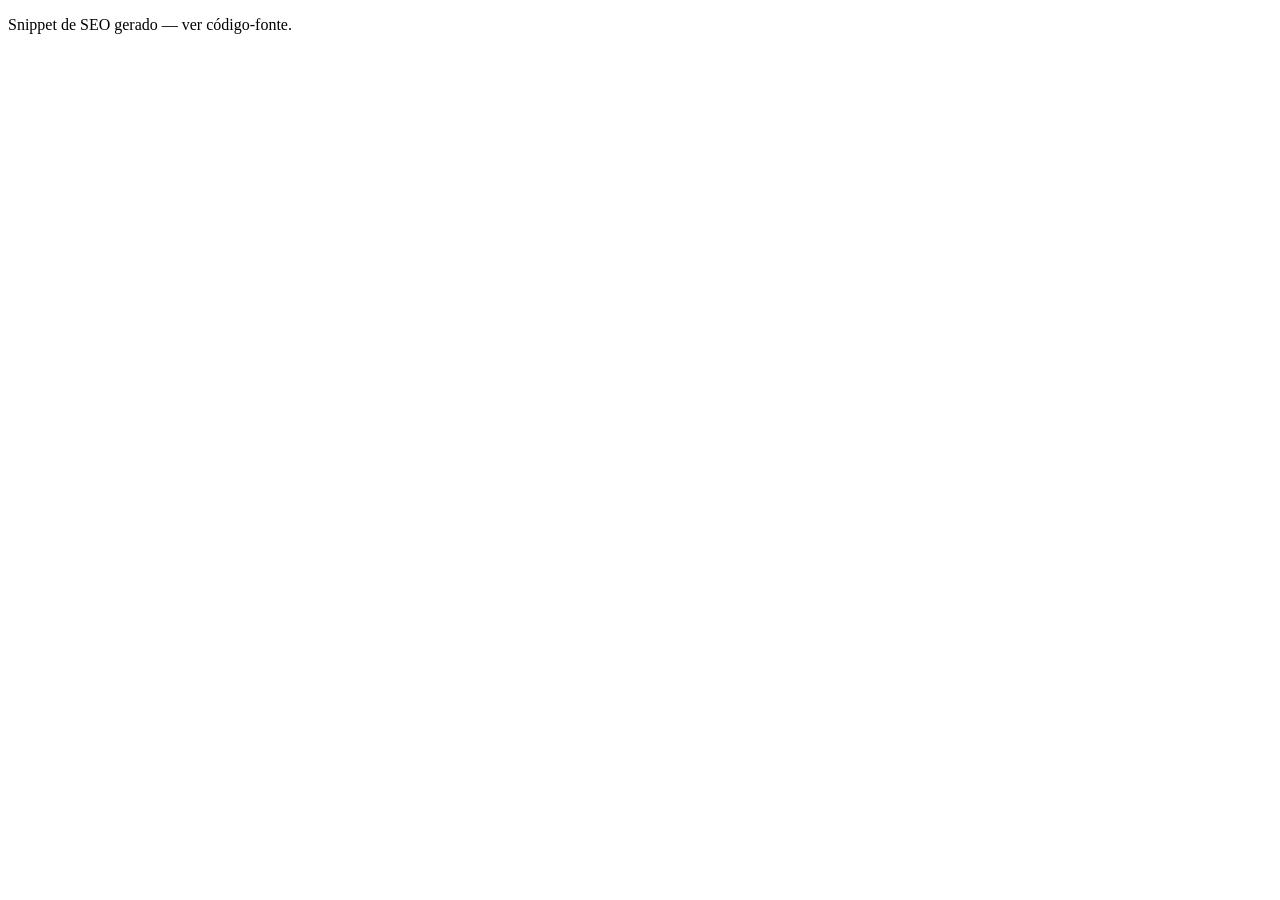
<file: Susana/seo-solicitadoria.html>
<!DOCTYPE html>
<html lang="pt-PT">
<head>
  <meta charset="UTF-8" />
  <meta name="viewport" content="width=device-width, initial-scale=1.0" />

  <!-- ═══════════════════════════════════════════════════════
       SEO BÁSICO
  ════════════════════════════════════════════════════════ -->
  <title>Susana Xarepe & Ricardo Soares — Solicitadores | Pinhal Novo</title>
  <meta name="description"
        content="Solicitadores em Pinhal Novo. Apoio jurídico, contratos, direito fiscal, família e sucessões, imobiliário, vistos e imigração, e muito mais. Contacte: 963 715 372." />
  <meta name="keywords"
        content="solicitadores Pinhal Novo, solicitadora Setúbal, apoio jurídico, contratos, direito fiscal, heranças, imobiliário, vistos imigração, Susana Xarepe, Ricardo Soares" />
  <meta name="robots" content="noindex, nofollow" />
  <link rel="canonical" href="https://susana.xarepe.solicitadora.pt/" />

  <!-- ═══════════════════════════════════════════════════════
       OPEN GRAPH (Facebook, WhatsApp, LinkedIn preview)
  ════════════════════════════════════════════════════════ -->
  <meta property="og:type"               content="website" />
  <meta property="og:url"                content="https://susana.xarepe.solicitadora.pt/" />
  <meta property="og:site_name"          content="Susana Xarepe Solicitadora" />
  <meta property="og:title"              content="Susana Xarepe — Solicitadora | Pinhal Novo" />
  <meta property="og:description"        content="Solicitadores em Pinhal Novo. Apoio jurídico, contratos, direito fiscal, família e sucessões, imobiliário, vistos e imigração, e muito mais. Ligue: 963 715 372." />
  <meta property="og:image"              content="https://susana.xarepe.solicitadora.pt/assets/og-image.jpg" />
  <!-- ↑ Substitua pelo URL real da imagem (recomendado: 1200×630 px) -->
  <meta property="og:image:width"        content="1200" />
  <meta property="og:image:height"       content="630" />
  <meta property="og:image:alt"          content="Susana Xarepe — Pinhal Novo" />
  <meta property="og:locale"             content="pt_PT" />

  <!-- ═══════════════════════════════════════════════════════
       TWITTER / X CARD
  ════════════════════════════════════════════════════════ -->
  <meta name="twitter:card"        content="summary_large_image" />
  <meta name="twitter:title"       content="Susana Xarepe — Solicitadora | Pinhal Novo" />
  <meta name="twitter:description" content="Solicitadores em Pinhal Novo. Apoio jurídico, contratos, direito fiscal, família, imobiliário, vistos e muito mais." />
  <meta name="twitter:image"       content="https://susana.xarepe.solicitadora.pt/assets/og-image.jpg" />

  <!-- ═══════════════════════════════════════════════════════
       SCHEMA.ORG — LegalService + LocalBusiness (JSON-LD)
  ════════════════════════════════════════════════════════ -->
  <script type="application/ld+json">
  {
    "@context": "https://schema.org",
    "@type": ["LegalService", "LocalBusiness"],
    "name": "Susana Xarepe & Ricardo Soares Solicitadores",
    "alternateName": "Susana Xarepe Solicitadora",
    "description": "Serviços de solicitadoria em Pinhal Novo: apoio jurídico, contratos, direito fiscal, direito do trabalho, família e sucessões, imobiliário, vistos e imigração, e mais.",
    "url": "https://susana.xarepe.solicitadora.pt/",
    "logo": "https://susana.xarepe.solicitadora.pt/assets/logo.png",
    "image": "https://susana.xarepe.solicitadora.pt/assets/og-image.jpg",
    "telephone": "+351963715372",
    "email": "susana.xarepe@gmail.com",
    "address": {
      "@type": "PostalAddress",
      "streetAddress": "R. do Ponte 45 loja",
      "postalCode": "2955-190",
      "addressLocality": "Pinhal Novo",
      "addressRegion": "Setúbal",
      "addressCountry": "PT"
    },
    "geo": {
      "@type": "GeoCoordinates",
      "latitude": 38.6283,
      "longitude": -8.9167
    },
    "openingHoursSpecification": [
      {
        "@type": "OpeningHoursSpecification",
        "dayOfWeek": [
          "Monday", "Tuesday", "Wednesday", "Thursday", "Friday"
        ],
        "opens": "10:00",
        "closes": "17:00"
      }
    ],
    "sameAs": [
      "https://www.linkedin.com/in/susanaxarepe"
    ],
    "hasOfferCatalog": {
      "@type": "OfferCatalog",
      "name": "Serviços de Solicitadoria",
      "itemListElement": [
        { "@type": "Offer", "itemOffered": { "@type": "Service", "name": "Apoio Jurídico e Pareceres" } },
        { "@type": "Offer", "itemOffered": { "@type": "Service", "name": "Contratos" } },
        { "@type": "Offer", "itemOffered": { "@type": "Service", "name": "Direito Fiscal" } },
        { "@type": "Offer", "itemOffered": { "@type": "Service", "name": "Sociedades e Registo Comercial" } },
        { "@type": "Offer", "itemOffered": { "@type": "Service", "name": "Direito do Trabalho" } },
        { "@type": "Offer", "itemOffered": { "@type": "Service", "name": "Gestão de Dívidas e Conflitos" } },
        { "@type": "Offer", "itemOffered": { "@type": "Service", "name": "Legalização e Registo Automóvel" } },
        { "@type": "Offer", "itemOffered": { "@type": "Service", "name": "Direito Família e Sucessões" } },
        { "@type": "Offer", "itemOffered": { "@type": "Service", "name": "Auto Constatação" } },
        { "@type": "Offer", "itemOffered": { "@type": "Service", "name": "Propriedade Industrial" } },
        { "@type": "Offer", "itemOffered": { "@type": "Service", "name": "Contraordenações" } },
        { "@type": "Offer", "itemOffered": { "@type": "Service", "name": "Direito Imobiliário" } },
        { "@type": "Offer", "itemOffered": { "@type": "Service", "name": "Vistos e Imigração" } },
        { "@type": "Offer", "itemOffered": { "@type": "Service", "name": "Direito da Segurança Social" } },
        { "@type": "Offer", "itemOffered": { "@type": "Service", "name": "Direito dos Animais" } }
      ]
    },
    "priceRange": "€€",
    "currenciesAccepted": "EUR",
    "paymentAccepted": "Cash, Credit Card, Bank Transfer",
    "areaServed": {
      "@type": "GeoCircle",
      "geoMidpoint": {
        "@type": "GeoCoordinates",
        "latitude": 38.6283,
        "longitude": -8.9167
      },
      "geoRadius": "30000"
    },
    "founder": [
      {
        "@type": "Person",
        "name": "Susana Xarepe",
        "jobTitle": "Solicitadora",
        "sameAs": "https://www.linkedin.com/in/susanaxarepe"
      },
      {
        "@type": "Person",
        "name": "Ricardo Soares",
        "jobTitle": "Solicitador"
      }
    ]
  }
  </script>

</head>
<body>
  <!--
  ┌─────────────────────────────────────────────────────────────┐
  │  INSTRUÇÕES DE USO                                          │
  │                                                             │
  │  1. Copie todo o conteúdo dentro de <head>…</head>          │
  │     e cole no <head> do seu site, substituindo o            │
  │     <title> e <meta description> existentes.               │
  │                                                             │
  │  2. Substitua os URLs de imagem:                            │
  │     - og-image.jpg  → imagem 1200×630 px (logo/fachada)    │
  │     - logo.png      → logótipo do escritório               │
  │                                                             │
  │  3. Valide em:                                              │
  │     - https://search.google.com/test/rich-results          │
  │       (schema.org / rich results)                           │
  │     - https://www.opengraph.xyz                             │
  │       (preview Open Graph)                                  │
  │     - https://validator.schema.org                          │
  │       (validação JSON-LD)                                   │
  │                                                             │
  │  4. Se o NIF for necessário para faturação eletrónica,      │
  │     adicione dentro do JSON-LD:                             │
  │     "taxID": "XXXXXXXXX"                                    │
  └─────────────────────────────────────────────────────────────┘
  -->
  <p>Snippet de SEO gerado — ver código-fonte.</p>
</body>
</html>
</file>
<file: Susana/style.css>
/* ============================================
   Susana Xarepe — Solicitadora
   style.css
   ============================================ */

/* ─── CSS Variables ─── */
:root {
  --cream:        #f5efe0;
  --parchment:    #ede4cf;
  --dark:         #14221b;
  --dark2:        #1e3028;
  --gold:         #c09a4a;
  --gold-light:   #d4b572;
  --muted:        #7a7063;
  --white:        #fdfaf3;
  --border:       #ddd5c0;
  --shadow:       rgba(20, 34, 27, 0.12);

  --serif: 'Cormorant Garamond', Georgia, serif;
  --sans:  'DM Sans', system-ui, sans-serif;
}

/* ─── Reset ─── */
*, *::before, *::after { box-sizing: border-box; margin: 0; padding: 0; }
html { scroll-behavior: smooth; font-size: 16px; }
body {
  background-color: var(--cream);
  color: var(--dark);
  font-family: var(--sans);
  font-weight: 300;
  line-height: 1.6;
  overflow-x: hidden;
}
img { max-width: 100%; display: block; }
a { text-decoration: none; color: inherit; }
ul { list-style: none; }
button { cursor: pointer; border: none; background: none; font-family: inherit; }

/* ─── Utility ─── */
.container {
  max-width: 1160px;
  margin: 0 auto;
  padding: 0 2rem;
}
.section-label {
  font-family: var(--sans);
  font-size: 0.7rem;
  font-weight: 500;
  letter-spacing: 0.18em;
  text-transform: uppercase;
  color: var(--gold);
  margin-bottom: 1.2rem;
  display: flex;
  align-items: center;
  gap: 0.8rem;
}
.section-label::before {
  content: '';
  display: block;
  width: 32px;
  height: 1px;
  background: var(--gold);
}

/* ─── Reveal animations ─── */
.reveal {
  opacity: 0;
  transform: translateY(28px);
  transition: opacity 0.8s ease, transform 0.8s ease;
}
.reveal.visible {
  opacity: 1;
  transform: translateY(0);
}
.reveal-left {
  opacity: 0;
  transform: translateX(-30px);
  transition: opacity 0.9s ease, transform 0.9s ease;
}
.reveal-left.visible {
  opacity: 1;
  transform: translateX(0);
}
.reveal-right {
  opacity: 0;
  transform: translateX(30px);
  transition: opacity 0.9s ease, transform 0.9s ease;
}
.reveal-right.visible {
  opacity: 1;
  transform: translateX(0);
}

/* ─────────────────────────────
   NAVIGATION
───────────────────────────── */
nav {
  position: fixed;
  top: 0; left: 0; right: 0;
  z-index: 100;
  padding: 0 2rem;
  height: 72px;
  display: flex;
  align-items: center;
  justify-content: space-between;
  opacity: 0;
  pointer-events: none;
  transform: translateY(-100%);
  transition: background 0.4s ease, box-shadow 0.4s ease, opacity 0.4s ease, transform 0.4s ease;
}
nav.scrolled {
  background: rgba(245, 239, 224, 0.96);
  backdrop-filter: blur(12px);
  box-shadow: 0 1px 0 var(--border);
  opacity: 1;
  pointer-events: auto;
  transform: translateY(0);
}
.nav-logo {
  font-family: var(--serif);
  font-size: 1.25rem;
  font-weight: 500;
  letter-spacing: 0.02em;
  color: var(--dark);
}
.nav-logo span { color: var(--gold); }
.nav-links {
  display: flex;
  align-items: center;
  gap: 2.4rem;
}
.nav-links a {
  font-size: 0.78rem;
  font-weight: 400;
  letter-spacing: 0.08em;
  text-transform: uppercase;
  color: var(--dark);
  position: relative;
  padding-bottom: 2px;
}
.nav-links a::after {
  content: '';
  position: absolute;
  bottom: 0; left: 0;
  width: 0; height: 1px;
  background: var(--gold);
  transition: width 0.3s ease;
}
.nav-links a:hover::after { width: 100%; }
.nav-cta {
  font-size: 0.75rem;
  font-weight: 500;
  letter-spacing: 0.1em;
  text-transform: uppercase;
  padding: 0.6rem 1.4rem;
  border: 1px solid var(--dark);
  color: var(--dark);
  transition: background 0.3s ease, color 0.3s ease, border-color 0.3s ease;
}
.nav-cta:hover {
  background: var(--dark);
  color: var(--cream);
}
.nav-burger {
  display: none;
  flex-direction: column;
  gap: 5px;
  padding: 4px;
}
.nav-burger span {
  display: block;
  width: 24px; height: 1.5px;
  background: var(--dark);
  transition: transform 0.3s ease, opacity 0.3s ease;
}
.nav-mobile {
  display: none;
  position: fixed;
  inset: 0;
  background: var(--cream);
  z-index: 99;
  flex-direction: column;
  align-items: center;
  justify-content: center;
  gap: 2.5rem;
}
.nav-mobile.open { display: flex; }
.nav-mobile a {
  font-family: var(--serif);
  font-size: 2.5rem;
  font-weight: 300;
  letter-spacing: 0.04em;
  color: var(--dark);
}

/* ─────────────────────────────
   HERO
───────────────────────────── */
#inicio {
  min-height: 100vh;
  display: grid;
  grid-template-columns: 1fr 1fr;
  position: relative;
  overflow: hidden;
}
.hero-left {
  background: var(--dark);
  display: flex;
  flex-direction: column;
  justify-content: flex-end;
  padding: 8rem 4rem 6rem;
  position: relative;
  z-index: 2;
}
.hero-left::before {
  content: '';
  position: absolute;
  inset: 0;
  background-image:
    radial-gradient(circle at 20% 80%, rgba(192, 154, 74, 0.08) 0%, transparent 50%),
    radial-gradient(circle at 80% 20%, rgba(192, 154, 74, 0.05) 0%, transparent 50%);
  pointer-events: none;
}
.hero-left::after {
  content: '';
  position: absolute;
  top: 3rem; right: 0;
  width: 1px; height: 120px;
  background: linear-gradient(to bottom, transparent, var(--gold), transparent);
}
.hero-eyebrow {
  font-family: var(--sans);
  font-size: 0.7rem;
  font-weight: 500;
  letter-spacing: 0.2em;
  text-transform: uppercase;
  color: var(--gold);
  margin-bottom: 1.6rem;
  opacity: 0;
  animation: fadeUp 0.9s 0.3s ease forwards;
}
.hero-name {
  font-family: var(--serif);
  font-size: clamp(2.2rem, 4vw, 4rem);
  font-weight: 300;
  line-height: 0.95;
  color: var(--gold);
  letter-spacing: -0.02em;
  margin-bottom: 2rem;
  opacity: 0;
  animation: fadeUp 0.9s 0.3s ease forwards;
}
.hero-title {
  font-family: var(--serif);
  font-size: clamp(3rem, 5vw, 5.5rem);
  font-weight: 300;
  line-height: 1.05;
  color: var(--cream);
  letter-spacing: -0.01em;
  margin-bottom: 1.8rem;
  opacity: 0;
  animation: fadeUp 0.9s 0.5s ease forwards;
}
.hero-title em {
  font-style: italic;
  color: var(--gold-light);
}
.hero-sub {
  font-size: 0.9rem;
  color: rgba(245,239,224,0.55);
  line-height: 1.75;
  max-width: 320px;
  margin-bottom: 2.8rem;
  opacity: 0;
  animation: fadeUp 0.9s 0.7s ease forwards;
}
.hero-actions {
  display: flex;
  gap: 1.2rem;
  align-items: center;
  opacity: 0;
  animation: fadeUp 0.9s 0.9s ease forwards;
}
.btn-primary {
  display: inline-block;
  padding: 0.85rem 2rem;
  background: var(--gold);
  color: var(--dark);
  font-family: var(--sans);
  font-size: 0.75rem;
  font-weight: 500;
  letter-spacing: 0.12em;
  text-transform: uppercase;
  transition: background 0.3s ease, transform 0.2s ease;
}
.btn-primary:hover {
  background: var(--gold-light);
  transform: translateY(-1px);
}
.btn-ghost {
  font-family: var(--sans);
  font-size: 0.75rem;
  font-weight: 400;
  letter-spacing: 0.1em;
  text-transform: uppercase;
  color: rgba(245,239,224,0.6);
  display: flex;
  align-items: center;
  gap: 0.5rem;
  transition: color 0.3s ease;
}
.btn-ghost::after { content: '→'; transition: transform 0.3s ease; }
.btn-ghost:hover { color: var(--cream); }
.btn-ghost:hover::after { transform: translateX(4px); }
.hero-right {
  position: relative;
  overflow: hidden;
  min-height: 100vh;
  background: linear-gradient(160deg, #1e3028 0%, #2d4a3c 40%, #1a3328 70%, #0f1f16 100%);
}
.hero-right-img {
  width: 50%;
  height: auto;
  display: block;
  margin: auto;
  position: absolute;
  top: 50%;
  left: 50%;
  transform: translate(-50%, -50%);
}
.hero-img-placeholder {
  width: 100%;
  height: 100%;
  min-height: 100vh;
  background: linear-gradient(160deg, #1e3028 0%, #2d4a3c 40%, #1a3328 70%, #0f1f16 100%);
  display: flex;
  align-items: center;
  justify-content: center;
}
.hero-img-placeholder-inner {
  text-align: center;
  color: rgba(245,239,224,0.15);
}
.hero-img-placeholder-inner svg { width: 64px; height: 64px; opacity: 0.3; margin-bottom: 1rem; }
.hero-img-placeholder-inner p { font-size: 0.75rem; letter-spacing: 0.1em; text-transform: uppercase; }
.hero-scroll {
  position: absolute;
  bottom: 2.5rem; left: 4rem;
  display: flex;
  align-items: center;
  gap: 1rem;
  font-size: 0.65rem;
  font-weight: 500;
  letter-spacing: 0.18em;
  text-transform: uppercase;
  color: rgba(245,239,224,0.35);
  opacity: 0;
  animation: fadeUp 0.9s 1.2s ease forwards;
  z-index: 3;
}
.scroll-line {
  width: 40px; height: 1px;
  background: rgba(245,239,224,0.25);
  position: relative;
  overflow: hidden;
}
.scroll-line::after {
  content: '';
  position: absolute;
  left: -100%; top: 0;
  width: 100%; height: 100%;
  background: var(--gold);
  animation: scrollAnim 2s 1.5s ease-in-out infinite;
}
.hero-stats {
  position: absolute;
  bottom: 0; left: 50%;
  transform: translateX(-50%);
  display: flex;
  z-index: 10;
  background: var(--white);
  width: calc(100% - 4rem);
  max-width: 900px;
  opacity: 0;
  animation: fadeUp 0.9s 1.1s ease forwards;
}
.stat-item {
  flex: 1;
  padding: 1.8rem 2rem;
  border-right: 1px solid var(--border);
  text-align: center;
}
.stat-item:last-child { border-right: none; }
.stat-number {
  font-family: var(--serif);
  font-size: 2.2rem;
  font-weight: 400;
  color: var(--dark);
  line-height: 1;
  margin-bottom: 0.3rem;
}
.stat-label {
  font-size: 0.7rem;
  font-weight: 400;
  letter-spacing: 0.1em;
  text-transform: uppercase;
  color: var(--muted);
}

/* ─────────────────────────────
   SERVICES
───────────────────────────── */
#servicos { padding: 9rem 0 7rem; background: var(--cream); }
.services-header {
  display: grid;
  grid-template-columns: 1fr 1fr;
  align-items: end;
  margin-bottom: 5rem;
  gap: 2rem;
}
.services-title {
  font-family: var(--serif);
  font-size: clamp(2.2rem, 3.5vw, 3.8rem);
  font-weight: 300;
  line-height: 1.1;
  letter-spacing: -0.01em;
}
.services-title em { font-style: italic; color: var(--gold); }
.services-desc {
  font-size: 0.95rem;
  color: var(--muted);
  line-height: 1.8;
  max-width: 360px;
  align-self: end;
}
.services-grid {
  display: grid;
  grid-template-columns: repeat(3, 1fr);
  gap: 1px;
  background: var(--border);
  border: 1px solid var(--border);
}
.service-card {
  background: var(--white);
  padding: 2.8rem 2.4rem;
  position: relative;
  overflow: hidden;
  transition: background 0.35s ease;
  text-decoration: none;
  color: inherit;
  display: block;
}
.service-card::before {
  content: '';
  position: absolute;
  bottom: 0; left: 0;
  width: 0; height: 2px;
  background: var(--gold);
  transition: width 0.4s ease;
}
.service-card:hover { background: var(--cream); }
.service-card:hover::before { width: 100%; }
.service-number {
  font-family: var(--serif);
  font-size: 0.8rem;
  font-weight: 400;
  color: var(--gold);
  letter-spacing: 0.08em;
  margin-bottom: 1.6rem;
  display: block;
}
.service-icon { width: 44px; height: 44px; margin-bottom: 1.6rem; color: var(--dark); }
.service-name {
  font-family: var(--serif);
  font-size: 1.4rem;
  font-weight: 400;
  margin-bottom: 0.9rem;
  line-height: 1.2;
  color: var(--dark);
}
.service-text { font-size: 0.85rem; color: var(--muted); line-height: 1.75; }
.service-arrow {
  display: inline-flex;
  align-items: center;
  gap: 0.4rem;
  margin-top: 1.6rem;
  font-size: 0.72rem;
  font-weight: 500;
  letter-spacing: 0.1em;
  text-transform: uppercase;
  color: var(--dark);
  opacity: 0;
  transform: translateX(-8px);
  transition: opacity 0.3s ease, transform 0.3s ease;
}
.service-card:hover .service-arrow { opacity: 1; transform: translateX(0); }

/* ─────────────────────────────
   ABOUT
───────────────────────────── */
#sobre {
  padding: 8rem 0;
  background: var(--dark);
  position: relative;
  overflow: hidden;
}
#sobre::before {
  content: '';
  position: absolute;
  inset: 0;
  background-image: radial-gradient(ellipse at 90% 50%, rgba(192,154,74,0.06) 0%, transparent 60%);
  pointer-events: none;
}
.about-grid { display: grid; grid-template-columns: 1fr 1.6fr; gap: 6rem; align-items: start; }
.about-intro { color: var(--cream); }
.about-intro .section-label { color: var(--gold); }
.about-intro .section-label::before { background: var(--gold); }
.about-body { color: var(--cream); }
.about-heading {
  font-family: var(--serif);
  font-size: clamp(2rem, 3vw, 3.2rem);
  font-weight: 300;
  line-height: 1.15;
  margin-bottom: 1.8rem;
  color: var(--cream);
}
.about-heading em { font-style: italic; color: var(--gold-light); }
.about-text { font-size: 0.9rem; color: rgba(245,239,224,0.6); line-height: 1.9; margin-bottom: 1.2rem; }
.about-divider { width: 48px; height: 1px; background: var(--gold); margin: 2rem 0; opacity: 0.5; }
.about-credentials { display: flex; flex-direction: column; gap: 1rem; }
.credential-item { display: flex; align-items: flex-start; gap: 1rem; }
.credential-dot { width: 6px; height: 6px; border-radius: 50%; background: var(--gold); margin-top: 6px; flex-shrink: 0; }
.credential-text { font-size: 0.85rem; color: rgba(245,239,224,0.55); line-height: 1.5; }
.about-cta {
  display: inline-flex;
  align-items: center;
  gap: 0.6rem;
  margin-top: 2.4rem;
  font-size: 0.75rem;
  font-weight: 500;
  letter-spacing: 0.12em;
  text-transform: uppercase;
  color: var(--gold);
  transition: gap 0.3s ease;
}
.about-cta:hover { gap: 1rem; }
.about-cta::after { content: '→'; }

/* ─────────────────────────────
   CONTACT
───────────────────────────── */
#contacto { padding: 8rem 0; background: var(--cream); }
.contact-grid { display: grid; grid-template-columns: 1fr 1.4fr; gap: 6rem; align-items: start; }
.contact-info { padding-top: 0.5rem; }
.contact-info .section-label { margin-bottom: 1.4rem; }
.contact-heading {
  font-family: var(--serif);
  font-size: clamp(2rem, 2.5vw, 3rem);
  font-weight: 300;
  line-height: 1.15;
  margin-bottom: 1.6rem;
}
.contact-heading em { font-style: italic; color: var(--gold); }
.contact-desc { font-size: 0.88rem; color: var(--muted); line-height: 1.85; margin-bottom: 2.8rem; }
.contact-details { display: flex; flex-direction: column; gap: 1.4rem; }
.contact-detail { display: flex; gap: 1.2rem; align-items: flex-start; }
.contact-detail-icon {
  width: 36px; height: 36px;
  border: 1px solid var(--border);
  display: flex;
  align-items: center;
  justify-content: center;
  flex-shrink: 0;
  color: var(--gold);
}
.contact-detail-icon svg { width: 16px; height: 16px; }
.contact-detail-label { font-size: 0.68rem; font-weight: 500; letter-spacing: 0.12em; text-transform: uppercase; color: var(--muted); margin-bottom: 0.2rem; }
.contact-detail-value { font-size: 0.9rem; color: var(--dark); font-weight: 300; }
.contact-form { background: var(--white); padding: 3rem; border: 1px solid var(--border); }
.form-grid { display: grid; grid-template-columns: 1fr 1fr; gap: 1.2rem; margin-bottom: 1.2rem; }
.form-full { grid-column: 1 / -1; }
.form-group { display: flex; flex-direction: column; gap: 0.4rem; }
.form-label { font-size: 0.68rem; font-weight: 500; letter-spacing: 0.12em; text-transform: uppercase; color: var(--muted); }
.form-input,
.form-select,
.form-textarea {
  width: 100%;
  padding: 0.85rem 1rem;
  background: var(--cream);
  border: 1px solid var(--border);
  border-radius: 0;
  font-family: var(--sans);
  font-size: 0.88rem;
  font-weight: 300;
  color: var(--dark);
  outline: none;
  transition: border-color 0.3s ease;
  appearance: none;
}
.form-input:focus,
.form-select:focus,
.form-textarea:focus { border-color: var(--gold); }
.form-textarea { resize: vertical; min-height: 120px; }
.input-error { border-color: #c0392b !important; }
.field-error { font-size: 0.7rem; color: #c0392b; margin-top: 0.2rem; }
.form-select {
  background-image: url("data:image/svg+xml,%3Csvg xmlns='http://www.w3.org/2000/svg' width='12' height='8' viewBox='0 0 12 8'%3E%3Cpath d='M1 1l5 5 5-5' stroke='%237a7063' stroke-width='1.5' fill='none' stroke-linecap='round'/%3E%3C/svg%3E");
  background-repeat: no-repeat;
  background-position: right 1rem center;
  padding-right: 2.5rem;
  cursor: pointer;
}
.form-submit {
  margin-top: 1.6rem;
  width: 100%;
  padding: 1rem;
  background: var(--dark);
  color: var(--cream);
  font-family: var(--sans);
  font-size: 0.75rem;
  font-weight: 500;
  letter-spacing: 0.14em;
  text-transform: uppercase;
  transition: background 0.3s ease, transform 0.2s ease;
}
.form-submit:hover { background: var(--dark2); transform: translateY(-1px); }
.form-note { margin-top: 1rem; font-size: 0.72rem; color: var(--muted); text-align: center; line-height: 1.6; }
.form-note a { color: var(--gold); text-decoration: underline; }
.form-fallback { margin-top: 0.75rem; font-size: 0.78rem; color: var(--muted); text-align: center; }
.form-fallback a { color: var(--gold); text-decoration: underline; }
.form-general-error { margin-bottom: 0.75rem; font-size: 0.82rem; color: #c0392b; text-align: center; }
.form-success { display: none; text-align: center; padding: 2rem; }
.form-success.show { display: block; }
.form-success-icon {
  width: 48px; height: 48px;
  border: 1px solid var(--gold);
  border-radius: 50%;
  display: flex;
  align-items: center;
  justify-content: center;
  margin: 0 auto 1rem;
  color: var(--gold);
}
.form-success h3 { font-family: var(--serif); font-size: 1.6rem; font-weight: 300; margin-bottom: 0.5rem; }
.form-success p { font-size: 0.85rem; color: var(--muted); }

/* ─────────────────────────────
   FOOTER
───────────────────────────── */
footer { background: var(--dark); color: var(--cream); padding: 5rem 0 2.5rem; }
.footer-top {
  display: grid;
  grid-template-columns: 1.5fr 1fr 1fr 1fr;
  gap: 3rem;
  padding-bottom: 4rem;
  border-bottom: 1px solid rgba(245,239,224,0.08);
  margin-bottom: 2.5rem;
}
.footer-brand-name { font-family: var(--serif); font-size: 1.3rem; font-weight: 400; color: var(--cream); margin-bottom: 1rem; }
.footer-brand-name span { color: var(--gold); }
.footer-brand-desc { font-size: 0.82rem; color: rgba(245,239,224,0.4); line-height: 1.8; max-width: 220px; margin-bottom: 2rem; }
.footer-social { display: flex; gap: 0.8rem; }
.footer-social a {
  width: 34px; height: 34px;
  border: 1px solid rgba(245,239,224,0.15);
  display: flex;
  align-items: center;
  justify-content: center;
  transition: border-color 0.3s ease, background 0.3s ease;
}
.footer-social a:hover { border-color: var(--gold); background: rgba(192,154,74,0.1); }
.footer-social svg { width: 14px; height: 14px; color: rgba(245,239,224,0.6); }
.footer-col-title { font-size: 0.68rem; font-weight: 500; letter-spacing: 0.14em; text-transform: uppercase; color: var(--gold); margin-bottom: 1.4rem; }
.footer-col ul { display: flex; flex-direction: column; gap: 0.7rem; }
.footer-col ul li a { font-size: 0.82rem; color: rgba(245,239,224,0.45); transition: color 0.3s ease; }
.footer-col ul li a:hover { color: var(--cream); }
.footer-bottom { display: flex; align-items: center; justify-content: space-between; }
.footer-copy { font-size: 0.72rem; color: rgba(245,239,224,0.25); letter-spacing: 0.04em; }
.footer-legal { display: flex; gap: 1.8rem; }
.footer-legal a { font-size: 0.72rem; color: rgba(245,239,224,0.25); letter-spacing: 0.04em; transition: color 0.3s ease; }
.footer-legal a:hover { color: rgba(245,239,224,0.6); }

/* ─── Service card stagger delays (replaces inline transition-delay) ─── */
.services-grid .service-card:nth-child(1) { transition-delay: 0.05s; }
.services-grid .service-card:nth-child(2) { transition-delay: 0.10s; }
.services-grid .service-card:nth-child(3) { transition-delay: 0.15s; }
.services-grid .service-card:nth-child(4) { transition-delay: 0.20s; }
.services-grid .service-card:nth-child(5) { transition-delay: 0.25s; }
.services-grid .service-card:nth-child(6) { transition-delay: 0.30s; }

/* ─── Address reset (replaces inline font-style:normal) ─── */
.contact-detail-value address { font-style: normal; }

/* ─── Honeypot field (replaces inline positioning) ─── */
.form-honeypot {
  position: absolute;
  left: -9999px;
  width: 1px;
  height: 1px;
  overflow: hidden;
}

/* ─────────────────────────────
   KEYFRAMES
───────────────────────────── */
@keyframes fadeUp {
  from { opacity: 0; transform: translateY(24px); }
  to   { opacity: 1; transform: translateY(0); }
}
@keyframes scrollAnim {
  0%   { left: -100%; }
  50%  { left: 100%; }
  100% { left: 100%; }
}

/* ─────────────────────────────
   RESPONSIVE
───────────────────────────── */
@media (max-width: 1024px) {
  .hero-stats { width: calc(100% - 3rem); }
  .services-grid { grid-template-columns: repeat(2, 1fr); }
  .footer-top { grid-template-columns: 1fr 1fr; gap: 2.5rem; }
}

@media (max-width: 768px) {
  #inicio { grid-template-columns: 1fr; grid-template-rows: 1fr auto; }
  .hero-left { padding: 7rem 2rem 4rem; min-height: 90vh; }
  .hero-right { display: none; }
  .hero-stats {
    position: static;
    transform: none;
    width: 100%;
    flex-direction: column;
    background: var(--white);
  }
  .stat-item {
    border-right: none;
    border-bottom: 1px solid var(--border);
    padding: 1.2rem 2rem;
    text-align: left;
    display: flex;
    align-items: center;
    gap: 1.5rem;
    background: var(--white);
  }
  .stat-number { margin-bottom: 0; color: var(--dark); }
  .stat-label { color: var(--muted); }
  .services-header { grid-template-columns: 1fr; }
  .services-grid { grid-template-columns: 1fr; }
  .about-grid { grid-template-columns: 1fr; gap: 3rem; }
  .contact-grid { grid-template-columns: 1fr; gap: 3rem; }
  .contact-form { padding: 2rem; }
  .form-grid { grid-template-columns: 1fr; }
  .nav-links { display: none; }
  .nav-cta { display: none; }
  .nav-burger { display: flex; }
  .footer-top { grid-template-columns: 1fr; gap: 2rem; }
  .footer-bottom { flex-direction: column; gap: 1rem; align-items: flex-start; }
}
</file>
<file: Susana/privacy-policy.css>
/* ============================================
   Susana Xarepe — Política de Privacidade
   privacy-policy.css
   ============================================ */

*, *::before, *::after { box-sizing: border-box; margin: 0; padding: 0; }

:root {
  --cream:      #f5efe0;
  --parchment:  #ede4cf;
  --dark:       #14221b;
  --gold:       #c09a4a;
  --gold-light: #d4b572;
  --muted:      #7a7063;
  --white:      #fdfaf3;
  --border:     #ddd5c0;
  --serif:      'Cormorant Garamond', Georgia, serif;
  --sans:       'DM Sans', system-ui, sans-serif;
}

html { font-size: 16px; scroll-behavior: smooth; }

body {
  background: var(--cream);
  color: var(--dark);
  font-family: var(--sans);
  font-weight: 300;
  line-height: 1.7;
}

/* ─── Header ─── */
.pp-header {
  background: var(--dark);
  color: var(--cream);
  padding: 2.5rem 2rem;
}
.pp-header-inner {
  max-width: 760px;
  margin: 0 auto;
}
.pp-back {
  display: inline-flex;
  align-items: center;
  gap: 0.4rem;
  color: var(--gold-light);
  text-decoration: none;
  font-size: 0.82rem;
  letter-spacing: 0.04em;
  margin-bottom: 1.5rem;
  transition: opacity 0.2s;
}
.pp-back:hover { opacity: 0.75; }
.pp-back svg { flex-shrink: 0; }
.pp-title {
  font-family: var(--serif);
  font-size: clamp(2rem, 5vw, 3rem);
  font-weight: 300;
  line-height: 1.15;
  margin-bottom: 0.5rem;
}
.pp-title em { color: var(--gold-light); font-style: italic; }
.pp-subtitle {
  font-size: 0.85rem;
  color: rgba(245,239,224,0.6);
}

/* ─── Content ─── */
.pp-content {
  max-width: 760px;
  margin: 0 auto;
  padding: 3rem 2rem 5rem;
}

.pp-section {
  margin-bottom: 3rem;
  padding-bottom: 2.5rem;
  border-bottom: 1px solid var(--border);
}
.pp-section:last-child {
  border-bottom: none;
  margin-bottom: 0;
}

.pp-section-label {
  font-size: 0.7rem;
  letter-spacing: 0.12em;
  text-transform: uppercase;
  color: var(--gold);
  margin-bottom: 0.5rem;
}

h2 {
  font-family: var(--serif);
  font-size: 1.7rem;
  font-weight: 400;
  margin-bottom: 1.2rem;
  line-height: 1.3;
}

h3 {
  font-family: var(--sans);
  font-size: 0.95rem;
  font-weight: 500;
  text-transform: uppercase;
  letter-spacing: 0.06em;
  margin: 1.8rem 0 0.6rem;
  color: var(--dark);
}

p {
  font-size: 0.9rem;
  color: #3a3028;
  margin-bottom: 1rem;
  line-height: 1.8;
}

ul, ol {
  padding-left: 1.4rem;
  margin-bottom: 1rem;
}
li {
  font-size: 0.9rem;
  color: #3a3028;
  line-height: 1.8;
  margin-bottom: 0.3rem;
}

a { color: var(--gold); text-decoration: underline; }
a:hover { opacity: 0.8; }

.pp-highlight {
  background: var(--white);
  border-left: 3px solid var(--gold);
  padding: 1rem 1.2rem;
  margin: 1.2rem 0;
  border-radius: 0 4px 4px 0;
  font-size: 0.88rem;
  color: #3a3028;
  line-height: 1.7;
}

.pp-table {
  width: 100%;
  border-collapse: collapse;
  margin: 1rem 0 1.5rem;
  font-size: 0.85rem;
}
.pp-table th {
  background: var(--dark);
  color: var(--cream);
  padding: 0.6rem 0.8rem;
  text-align: left;
  font-weight: 400;
  letter-spacing: 0.03em;
}
.pp-table td {
  padding: 0.6rem 0.8rem;
  border-bottom: 1px solid var(--border);
  color: #3a3028;
  vertical-align: top;
}
.pp-table tr:last-child td { border-bottom: none; }
.pp-table tr:nth-child(even) td { background: var(--white); }

.pp-contact-box {
  background: var(--dark);
  color: var(--cream);
  padding: 1.5rem 1.8rem;
  border-radius: 4px;
  margin-top: 1.2rem;
}
.pp-contact-box p { color: rgba(245,239,224,0.85); margin-bottom: 0.4rem; }
.pp-contact-box a { color: var(--gold-light); }

/* ─── Footer ─── */
.pp-footer {
  background: var(--parchment);
  border-top: 1px solid var(--border);
  text-align: center;
  padding: 1.5rem 2rem;
  font-size: 0.78rem;
  color: var(--muted);
}
.pp-footer a { color: var(--gold); }

@media (max-width: 600px) {
  .pp-header { padding: 2rem 1.2rem; }
  .pp-content { padding: 2rem 1.2rem 4rem; }
  .pp-table { font-size: 0.78rem; }
  .pp-table th, .pp-table td { padding: 0.5rem 0.6rem; }
}
</file>
